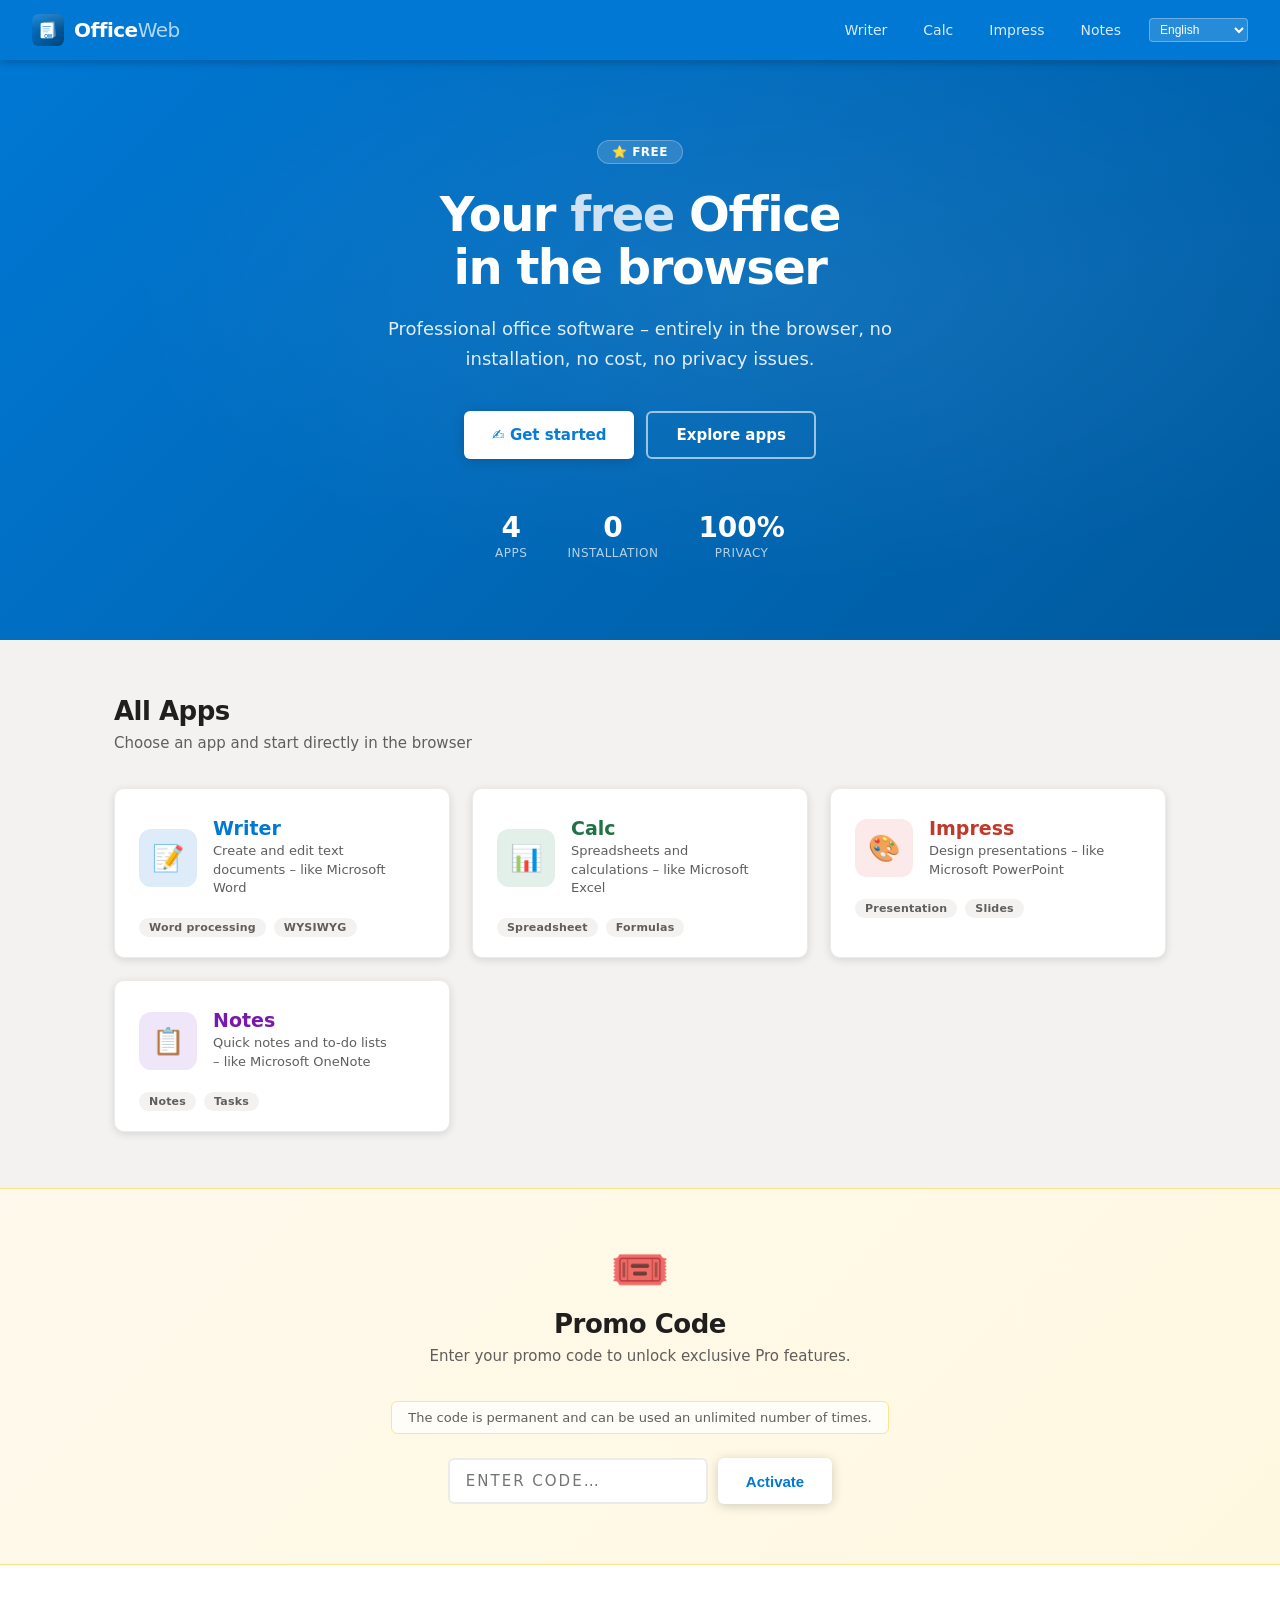
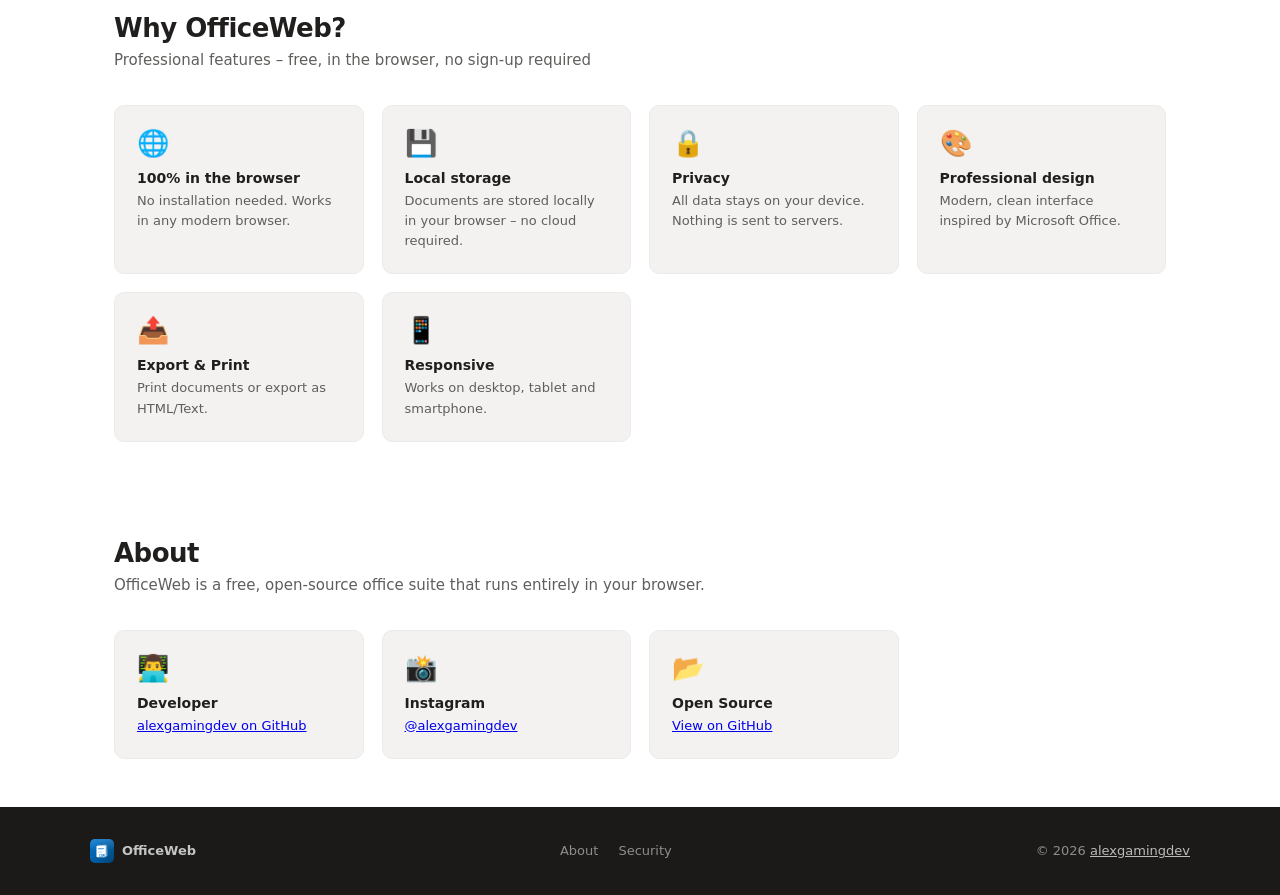
<file: index.html>
<!DOCTYPE html>
<html lang="en">
<head>
  <meta charset="UTF-8" />
  <meta name="viewport" content="width=device-width, initial-scale=1.0" />
  <title>OfficeWeb – Free Office in the Browser</title>
  <link rel="icon" href="logo.svg" type="image/svg+xml" />
  <link rel="stylesheet" href="css/common.css" />
  <link rel="stylesheet" href="css/index.css" />
  <script type="application/ld+json">
  {
    "@context": "https://schema.org",
    "@type": "WebSite",
    "name": "OfficeWeb",
    "url": "https://officeweb.alexgamingdev.tech/",
    "description": "Free Office suite in the browser – no installation, no cost, no privacy issues.",
    "author": {
      "@type": "Person",
      "name": "alexgamingdev",
      "url": "https://github.com/alexgamingdev",
      "sameAs": [
        "https://github.com/alexgamingdev",
        "https://www.instagram.com/alexgamingdev/"
      ]
    }
  }
  </script>
</head>
<body>

<header class="header">
  <a href="index.html" class="header-logo">
    <img src="logo.svg" alt="OfficeWeb Logo" />
    <span class="header-logo-text">Office<span>Web</span></span>
  </a>
  <nav class="header-nav">
    <a href="/writer/" data-i18n="nav.writer">Writer</a>
    <a href="/calc/" data-i18n="nav.calc">Calc</a>
    <a href="/impress/" data-i18n="nav.impress">Impress</a>
    <a href="/notes/" data-i18n="nav.notes">Notes</a>
  </nav>

</header>

<section class="hero">
  <div class="hero-badge" data-i18n="hero.badge">⭐ Free</div>
  <h1 data-i18n="hero.title">Your <em>free</em> Office<br>in the browser</h1>
  <p data-i18n="hero.subtitle">Professional office software – entirely in the browser, no installation, no cost, no privacy issues.</p>
  <div class="hero-btns">
    <a href="/writer/" class="btn btn-primary" data-i18n="hero.start">✍️ Get started</a>
    <a href="#apps" class="btn btn-outline" data-i18n="hero.discover">Explore apps</a>
  </div>
  <div class="hero-stats">
    <div class="hero-stat"><div class="hero-stat-num">4</div><div class="hero-stat-label" data-i18n="stats.apps">Apps</div></div>
    <div class="hero-stat"><div class="hero-stat-num">0</div><div class="hero-stat-label" data-i18n="stats.noInstall">Installation</div></div>
    <div class="hero-stat"><div class="hero-stat-num">100%</div><div class="hero-stat-label" data-i18n="stats.privacy">Privacy</div></div>
  </div>
</section>

<main>
  <div class="section" id="apps">
    <div class="section-title" data-i18n="apps.title">All Apps</div>
    <div class="section-sub" data-i18n="apps.subtitle">Choose an app and start directly in the browser</div>
    <div class="apps-grid">

      <a href="/writer/" class="app-card">
        <div class="app-card-header">
          <div class="app-icon app-icon-writer">📝</div>
          <div>
            <div class="app-name" style="color:#0078d4">Writer</div>
            <div class="app-desc" data-i18n="apps.writer.desc">Create and edit text documents – like Microsoft Word</div>
          </div>
          <span class="app-card-arrow">→</span>
        </div>
        <div class="app-card-footer">
          <span class="tag" data-i18n="apps.writer.tag1">Word processing</span>
          <span class="tag" data-i18n="apps.writer.tag2">WYSIWYG</span>
        </div>
      </a>

      <a href="/calc/" class="app-card">
        <div class="app-card-header">
          <div class="app-icon app-icon-calc">📊</div>
          <div>
            <div class="app-name" style="color:#217346">Calc</div>
            <div class="app-desc" data-i18n="apps.calc.desc">Spreadsheets and calculations – like Microsoft Excel</div>
          </div>
          <span class="app-card-arrow">→</span>
        </div>
        <div class="app-card-footer">
          <span class="tag" data-i18n="apps.calc.tag1">Spreadsheet</span>
          <span class="tag" data-i18n="apps.calc.tag2">Formulas</span>
        </div>
      </a>

      <a href="/impress/" class="app-card">
        <div class="app-card-header">
          <div class="app-icon app-icon-impress">🎨</div>
          <div>
            <div class="app-name" style="color:#c0392b">Impress</div>
            <div class="app-desc" data-i18n="apps.impress.desc">Design presentations – like Microsoft PowerPoint</div>
          </div>
          <span class="app-card-arrow">→</span>
        </div>
        <div class="app-card-footer">
          <span class="tag" data-i18n="apps.impress.tag1">Presentation</span>
          <span class="tag" data-i18n="apps.impress.tag2">Slides</span>
        </div>
      </a>

      <a href="/notes/" class="app-card">
        <div class="app-card-header">
          <div class="app-icon app-icon-notes">📋</div>
          <div>
            <div class="app-name" style="color:#7719aa">Notes</div>
            <div class="app-desc" data-i18n="apps.notes.desc">Quick notes and to-do lists – like Microsoft OneNote</div>
          </div>
          <span class="app-card-arrow">→</span>
        </div>
        <div class="app-card-footer">
          <span class="tag" data-i18n="apps.notes.tag1">Notes</span>
          <span class="tag" data-i18n="apps.notes.tag2">Tasks</span>
        </div>
      </a>

    </div>
  </div>

  <!-- Promo Code Section -->
  <div class="promo-section">
    <div class="promo-inner">
      <div id="promo-form-wrap">
        <div class="promo-icon">🎟️</div>
        <div class="section-title" data-i18n="promo.title">Promo Code</div>
        <p class="section-sub" data-i18n="promo.subtitle">Enter your promo code to unlock exclusive Pro features.</p>
        <div class="promo-hint" data-i18n="promo.hint">The code is permanent and can be used an unlimited number of times.</div>
        <form class="promo-form" onsubmit="return promoSubmit(event)">
          <input id="promo-input" class="promo-input" type="text" data-i18n-placeholder="promo.placeholder" data-i18n-aria-label="promo.placeholder" placeholder="Enter code…" aria-label="Promo code" autocomplete="off" spellcheck="false" />
          <button type="submit" class="btn btn-primary" data-i18n="promo.btn">Activate</button>
        </form>
        <p class="promo-msg promo-msg-error" id="promo-error" style="display:none" data-i18n="promo.error">Invalid code. Please try again.</p>
      </div>
      <div id="promo-success-wrap" style="display:none">
        <div class="promo-icon">🎉</div>
        <div class="section-title promo-success-title" data-i18n="promo.successTitle">Pro features active!</div>
        <p class="section-sub" data-i18n="promo.successDesc">You have unlocked the full OfficeWeb Pro experience. Enjoy all features!</p>
        <button class="btn promo-deactivate-btn" onclick="promoDeactivate()" data-i18n="promo.deactivate">Deactivate</button>
      </div>
    </div>
  </div>

  <div class="section" style="background:var(--card-bg); max-width:100%; padding:48px 0;">
    <div style="max-width:1100px; margin:0 auto; padding:0 24px;">
      <div class="section-title" data-i18n="features.title">Why OfficeWeb?</div>
      <div class="section-sub" data-i18n="features.subtitle">Professional features – free, in the browser, no sign-up required</div>
      <div class="features-grid">
        <div class="feature-item">
          <div class="feature-icon">🌐</div>
          <div class="feature-title" data-i18n="features.browser.title">100% in the browser</div>
          <div class="feature-text" data-i18n="features.browser.text">No installation needed. Works in any modern browser.</div>
        </div>
        <div class="feature-item">
          <div class="feature-icon">💾</div>
          <div class="feature-title" data-i18n="features.storage.title">Local storage</div>
          <div class="feature-text" data-i18n="features.storage.text">Documents are stored locally in your browser – no cloud required.</div>
        </div>
        <div class="feature-item">
          <div class="feature-icon">🔒</div>
          <div class="feature-title" data-i18n="features.privacy.title">Privacy</div>
          <div class="feature-text" data-i18n="features.privacy.text">All data stays on your device. Nothing is sent to servers.</div>
        </div>
        <div class="feature-item">
          <div class="feature-icon">🎨</div>
          <div class="feature-title" data-i18n="features.design.title">Professional design</div>
          <div class="feature-text" data-i18n="features.design.text">Modern, clean interface inspired by Microsoft Office.</div>
        </div>
        <div class="feature-item">
          <div class="feature-icon">📤</div>
          <div class="feature-title" data-i18n="features.export.title">Export &amp; Print</div>
          <div class="feature-text" data-i18n="features.export.text">Print documents or export as HTML/Text.</div>
        </div>
        <div class="feature-item">
          <div class="feature-icon">📱</div>
          <div class="feature-title" data-i18n="features.responsive.title">Responsive</div>
          <div class="feature-text" data-i18n="features.responsive.text">Works on desktop, tablet and smartphone.</div>
        </div>
      </div>
    </div>
  </div>

</main>

<section class="section" id="about" style="background:var(--card-bg); max-width:100%; padding:48px 0;">
  <div style="max-width:1100px; margin:0 auto; padding:0 24px;">
    <div class="section-title" data-i18n="about.title">About</div>
    <div class="section-sub" data-i18n="about.subtitle">OfficeWeb is a free, open-source office suite that runs entirely in your browser.</div>
    <div class="features-grid" style="margin-top:32px;">
      <div class="feature-item">
        <div class="feature-icon">👨‍💻</div>
        <div class="feature-title" data-i18n="about.author.title">Developer</div>
        <div class="feature-text">
          <a href="https://github.com/alexgamingdev" target="_blank" rel="noopener" data-i18n="about.author.github">alexgamingdev on GitHub</a>
        </div>
      </div>
      <div class="feature-item">
        <div class="feature-icon">📸</div>
        <div class="feature-title" data-i18n="about.instagram.title">Instagram</div>
        <div class="feature-text">
          <a href="https://www.instagram.com/alexgamingdev/" target="_blank" rel="noopener">@alexgamingdev</a>
        </div>
      </div>
      <div class="feature-item">
        <div class="feature-icon">📂</div>
        <div class="feature-title" data-i18n="about.opensource.title">Open Source</div>
        <div class="feature-text">
          <a href="https://github.com/alexgamingdev/officeweb" target="_blank" rel="noopener" data-i18n="about.opensource.link">View on GitHub</a>
        </div>
      </div>
    </div>
  </div>
</section>

<footer>
  <div class="footer-inner">
    <a href="index.html" class="footer-brand">
      <img src="logo.svg" alt="OfficeWeb" />
      OfficeWeb
    </a>
    <div class="footer-links">
      <a href="#about" data-i18n="footer.about">About</a>
      <a href="./SECURITY.md" data-i18n="footer.security">Security</a>
    </div>
    <span>© 2026 <a href="https://github.com/alexgamingdev" target="_blank" rel="noopener" style="color:rgba(255,255,255,.7)">alexgamingdev</a></span>
  </div>
</footer>

<script src="js/promo.js"></script>
<script src="js/i18n.js"></script>
</body>
</html>
</file>
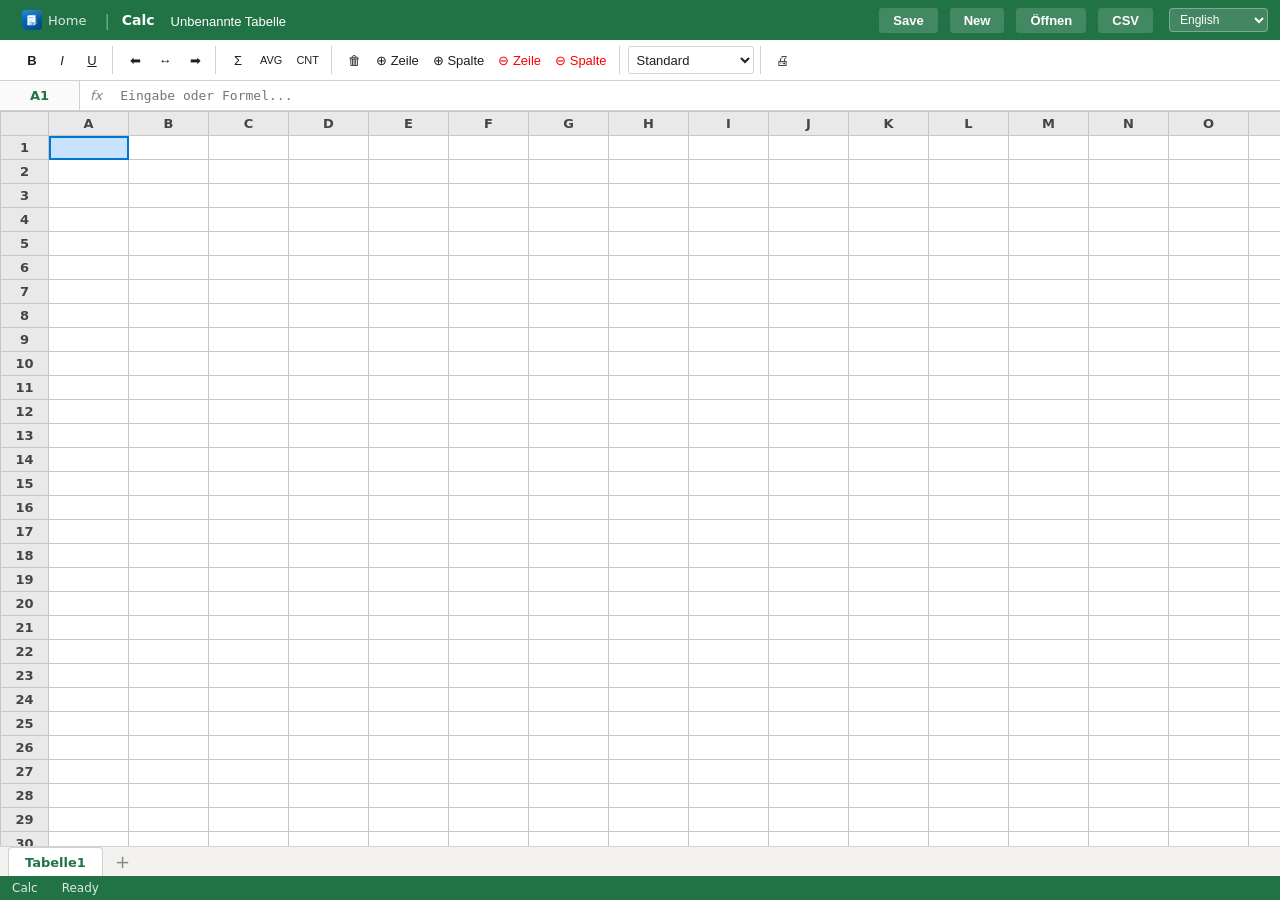
<file: calc/index.html>
<!DOCTYPE html>
<html lang="de">
<head>
  <meta charset="UTF-8" />
  <meta name="viewport" content="width=device-width, initial-scale=1.0" />
  <title>Calc – OfficeWeb</title>
  <link rel="icon" href="/logo.svg" type="image/svg+xml" />
  <link rel="stylesheet" href="/css/common.css" />
  <link rel="stylesheet" href="/css/calc.css" />
  <script type="application/ld+json">
  {
    "@context": "https://schema.org",
    "@type": "WebApplication",
    "name": "Calc – OfficeWeb",
    "url": "https://officeweb.alexgamingdev.tech/calc/",
    "description": "Spreadsheets and calculations in the browser – like Microsoft Excel.",
    "applicationCategory": "ProductivityApplication",
    "operatingSystem": "Any",
    "offers": {
      "@type": "Offer",
      "price": "0",
      "priceCurrency": "EUR"
    },
    "author": {
      "@type": "Person",
      "name": "alexgamingdev",
      "url": "https://github.com/alexgamingdev",
      "sameAs": [
        "https://github.com/alexgamingdev",
        "https://www.instagram.com/alexgamingdev/"
      ]
    }
  }
  </script>
</head>
<body>

<!-- Title bar -->
<div class="titlebar">
  <a href="/" class="titlebar-home">
    <img src="/logo.svg" alt="OfficeWeb" class="titlebar-logo" />
    <span data-i18n="common.home">Startseite</span>
  </a>
  <div style="color:rgba(255,255,255,.4)">|</div>
  <span class="titlebar-name" data-i18n="calc.appname">Calc</span>
  <div class="titlebar-file">
    <input type="text" id="docTitle" value="Unbenannte Tabelle" />
  </div>
  <button class="tb-btn" onclick="saveWorkbook()" data-i18n="common.save">Speichern</button>
  <button class="tb-btn" onclick="newWorkbook()" data-i18n="common.new">Neu</button>
  <button class="tb-btn" onclick="openWorkbook()">Öffnen</button>
  <button class="tb-btn" onclick="exportCSV()">CSV</button>
</div>

<!-- Ribbon -->
<div class="ribbon">
  <div class="ribbon-group">
    <button class="rb" onclick="applyCellFmt('bold')" id="btn-bold" title="Fett"><b>B</b></button>
    <button class="rb" onclick="applyCellFmt('italic')" id="btn-italic" title="Kursiv"><i>I</i></button>
    <button class="rb" onclick="applyCellFmt('underline')" id="btn-underline" title="Unterstrichen"><u>U</u></button>
  </div>
  <div class="ribbon-group">
    <button class="rb" onclick="setCellAlign('left')" title="Links">⬅</button>
    <button class="rb" onclick="setCellAlign('center')" title="Mitte">↔</button>
    <button class="rb" onclick="setCellAlign('right')" title="Rechts">➡</button>
  </div>
  <div class="ribbon-group">
    <button class="rb" onclick="insertFormulaSum()" title="SUMME einfügen">Σ</button>
    <button class="rb" onclick="insertFormulaAvg()" title="MITTELWERT einfügen" style="font-size:11px;">AVG</button>
    <button class="rb" onclick="insertFormulaCount()" title="ANZAHL einfügen" style="font-size:11px;">CNT</button>
  </div>
  <div class="ribbon-group">
    <button class="rb" onclick="clearCell()" title="Zelle leeren">🗑</button>
    <button class="rb" onclick="insertRow()" title="Zeile einfügen">⊕ Zeile</button>
    <button class="rb" onclick="insertCol()" title="Spalte einfügen">⊕ Spalte</button>
    <button class="rb" onclick="deleteRow()" title="Zeile löschen" style="color:red;">⊖ Zeile</button>
    <button class="rb" onclick="deleteCol()" title="Spalte löschen" style="color:red;">⊖ Spalte</button>
  </div>
  <div class="ribbon-group">
    <select class="rb-select" id="numFormat" onchange="applyNumFormat()" title="Zahlenformat">
      <option value="general">Standard</option>
      <option value="number">Zahl (2 Dezimal)</option>
      <option value="integer">Ganzzahl</option>
      <option value="currency">Währung (€)</option>
      <option value="percent">Prozent</option>
      <option value="date">Datum</option>
    </select>
  </div>
  <div class="ribbon-group">
    <button class="rb" onclick="window.print()" title="Drucken">🖨</button>
  </div>
</div>

<!-- Formula bar -->
<div class="formula-bar">
  <div class="cell-ref" id="cellRef">A1</div>
  <div class="fx-label">fx</div>
  <input type="text" class="formula-input" id="formulaInput" placeholder="Eingabe oder Formel..." onkeydown="formulaKeyDown(event)" oninput="formulaChange()" />
</div>

<!-- Spreadsheet -->
<div class="sheet-wrapper">
  <div class="sheet-scroll" id="sheetScroll">
    <div class="grid-container" id="gridContainer">
      <table class="grid" id="grid"></table>
    </div>
    <input type="text" class="cell-edit-input" id="cellEditInput" />
  </div>
  <div class="sheet-tabs" id="sheetTabs">
    <div class="tab-add" onclick="addSheet()" title="Neues Tabellenblatt">+</div>
  </div>
</div>

<!-- Status bar -->
<div class="statusbar">
  <span data-i18n="calc.appname">Calc</span>
  <span id="statusMsg" data-i18n="common.ready">Bereit</span>
  <span id="selStats" style="margin-left:auto;"></span>
</div>

<!-- Modals -->
<div class="modal-overlay" id="openModal">
  <div class="modal">
    <h3>Arbeitsmappe öffnen</h3>
    <label>Gespeicherte Arbeitsmappen:</label>
    <select id="wbList" size="6" style="height:140px; margin-bottom:12px;"></select>
    <div class="modal-btns">
      <button onclick="closeModal('openModal')">Abbrechen</button>
      <button onclick="deleteSelectedWb()" style="color:red;">Löschen</button>
      <button class="btn-ok" onclick="loadSelectedWb()">Öffnen</button>
    </div>
  </div>
</div>
<script src="/js/i18n.js"></script>
<script src="/js/calc.js"></script>
</body>
</html>
</file>
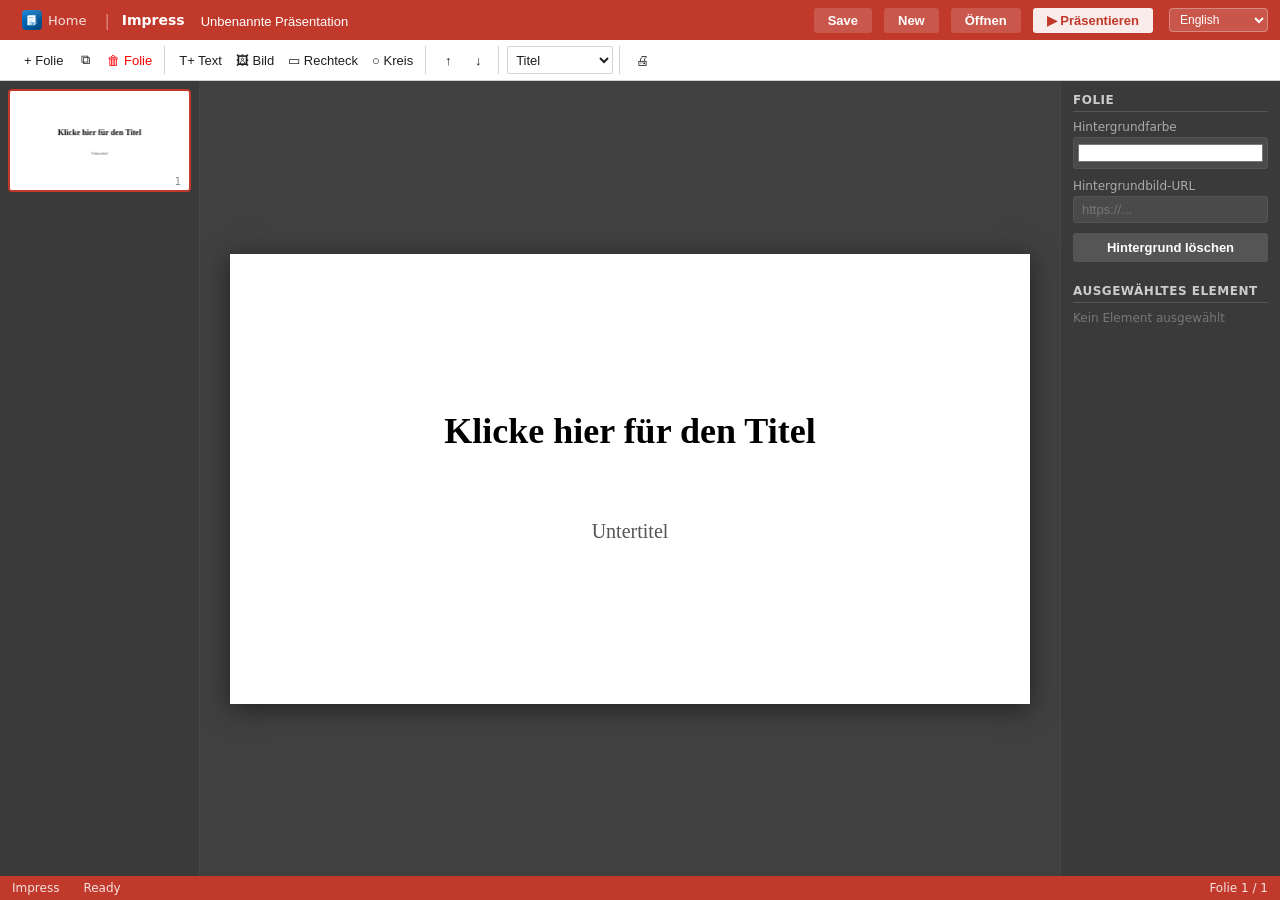
<file: impress/index.html>
<!DOCTYPE html>
<html lang="de">
<head>
  <meta charset="UTF-8" />
  <meta name="viewport" content="width=device-width, initial-scale=1.0" />
  <title>Impress – OfficeWeb</title>
  <link rel="icon" href="/logo.svg" type="image/svg+xml" />
  <link rel="stylesheet" href="/css/common.css" />
  <link rel="stylesheet" href="/css/impress.css" />
  <script type="application/ld+json">
  {
    "@context": "https://schema.org",
    "@type": "WebApplication",
    "name": "Impress – OfficeWeb",
    "url": "https://officeweb.alexgamingdev.tech/impress/",
    "description": "Design presentations in the browser – like Microsoft PowerPoint.",
    "applicationCategory": "ProductivityApplication",
    "operatingSystem": "Any",
    "offers": {
      "@type": "Offer",
      "price": "0",
      "priceCurrency": "EUR"
    },
    "author": {
      "@type": "Person",
      "name": "alexgamingdev",
      "url": "https://github.com/alexgamingdev",
      "sameAs": [
        "https://github.com/alexgamingdev",
        "https://www.instagram.com/alexgamingdev/"
      ]
    }
  }
  </script>
</head>
<body>

<!-- Title bar -->
<div class="titlebar">
  <a href="/" class="titlebar-home">
    <img src="/logo.svg" alt="OfficeWeb" class="titlebar-logo" />
    <span data-i18n="common.home">Startseite</span>
  </a>
  <div style="color:rgba(255,255,255,.4)">|</div>
  <span class="titlebar-name" data-i18n="impress.appname">Impress</span>
  <div class="titlebar-file">
    <input type="text" id="docTitle" value="Unbenannte Präsentation" />
  </div>
  <button class="tb-btn" onclick="savePresentation()" data-i18n="common.save">Speichern</button>
  <button class="tb-btn" onclick="newPresentation()" data-i18n="common.new">Neu</button>
  <button class="tb-btn" onclick="openPresentation()">Öffnen</button>
  <button class="tb-btn tb-btn-present" onclick="startPresent()">▶ Präsentieren</button>
</div>

<!-- Ribbon -->
<div class="ribbon">
  <div class="ribbon-group">
    <button class="rb" onclick="addSlide()" title="Neue Folie">+ Folie</button>
    <button class="rb" onclick="duplicateSlide()" title="Folie duplizieren">⧉</button>
    <button class="rb" onclick="deleteCurrentSlide()" title="Folie löschen" style="color:red;">🗑 Folie</button>
  </div>
  <div class="ribbon-group">
    <button class="rb" onclick="addTextElement()" title="Textfeld hinzufügen">T+ Text</button>
    <button class="rb" onclick="addImageElement()" title="Bild hinzufügen">🖼 Bild</button>
    <button class="rb" onclick="addShapeRect()" title="Rechteck">▭ Rechteck</button>
    <button class="rb" onclick="addShapeCircle()" title="Kreis">○ Kreis</button>
  </div>
  <div class="ribbon-group">
    <button class="rb" onclick="moveSlideUp()" title="Folie nach oben">↑</button>
    <button class="rb" onclick="moveSlideDown()" title="Folie nach unten">↓</button>
  </div>
  <div class="ribbon-group">
    <select class="rb-select" id="layoutSelect" onchange="applyLayout()" title="Layout">
      <option value="blank">Leer</option>
      <option value="title" selected>Titel</option>
      <option value="content">Inhalt</option>
      <option value="two-col">Zwei Spalten</option>
    </select>
  </div>
  <div class="ribbon-group">
    <button class="rb" onclick="window.print()" title="Drucken">🖨</button>
  </div>
</div>

<!-- Main layout -->
<div class="main-layout">

  <!-- Slide thumbnail panel -->
  <div class="slide-panel" id="slidePanel"></div>

  <!-- Edit canvas -->
  <div class="edit-area" id="editArea">
    <div class="slide-canvas-wrap" id="canvasWrap">
      <div class="slide-canvas" id="slideCanvas"></div>
    </div>
  </div>

  <!-- Properties panel -->
  <div class="props-panel">
    <h4>Folie</h4>
    <div class="prop-row">
      <label>Hintergrundfarbe</label>
      <input type="color" id="slideBgColor" value="#ffffff" oninput="setSlideBackground()" />
    </div>
    <div class="prop-row">
      <label>Hintergrundbild-URL</label>
      <input type="text" id="slideBgImg" placeholder="https://..." oninput="setSlideBackground()" />
    </div>
    <button class="prop-btn prop-btn-secondary" onclick="clearSlideBg()">Hintergrund löschen</button>

    <h4 style="margin-top:16px;">Ausgewähltes Element</h4>
    <div id="elProps">
      <p style="color:#777; font-size:12px;">Kein Element ausgewählt</p>
    </div>
  </div>
</div>

<!-- Status bar -->
<div class="statusbar">
  <span data-i18n="impress.appname">Impress</span>
  <span id="statusMsg" data-i18n="common.ready">Bereit</span>
  <span id="slideCounter" style="margin-left:auto;"></span>
</div>

<!-- Present mode overlay -->
<div class="present-overlay" id="presentOverlay">
  <div class="present-exit" onclick="endPresent()">✕ Beenden (Esc)</div>
  <div class="present-counter" id="presentCounter"></div>
  <div class="present-slide" id="presentSlide"></div>
  <div class="present-nav">
    <button onclick="prevPresentSlide()">← Zurück</button>
    <button onclick="nextPresentSlide()">Weiter →</button>
  </div>
</div>

<!-- Modals -->
<div class="modal-overlay" id="imgElModal">
  <div class="modal">
    <h3>Bild einfügen</h3>
    <label>Bild-URL</label>
    <input type="url" id="imgElURL" placeholder="https://..." />
    <label>Oder Datei:</label>
    <input type="file" id="imgElFile" accept="image/*" onchange="handleImgElFile()" style="border:none; padding:0;" />
    <div class="modal-btns">
      <button onclick="closeModal('imgElModal')">Abbrechen</button>
      <button class="btn-ok" onclick="doAddImageElement()">Einfügen</button>
    </div>
  </div>
</div>

<div class="modal-overlay" id="openModal">
  <div class="modal">
    <h3>Präsentation öffnen</h3>
    <label>Gespeicherte Präsentationen:</label>
    <select id="pressList" size="6" style="height:140px; margin-bottom:12px;"></select>
    <div class="modal-btns">
      <button onclick="closeModal('openModal')">Abbrechen</button>
      <button onclick="deleteSelectedPres()" style="color:red;">Löschen</button>
      <button class="btn-ok" onclick="loadSelectedPres()">Öffnen</button>
    </div>
  </div>
</div>
<script src="/js/i18n.js"></script>
<script src="/js/impress.js"></script>
</body>
</html>
</file>
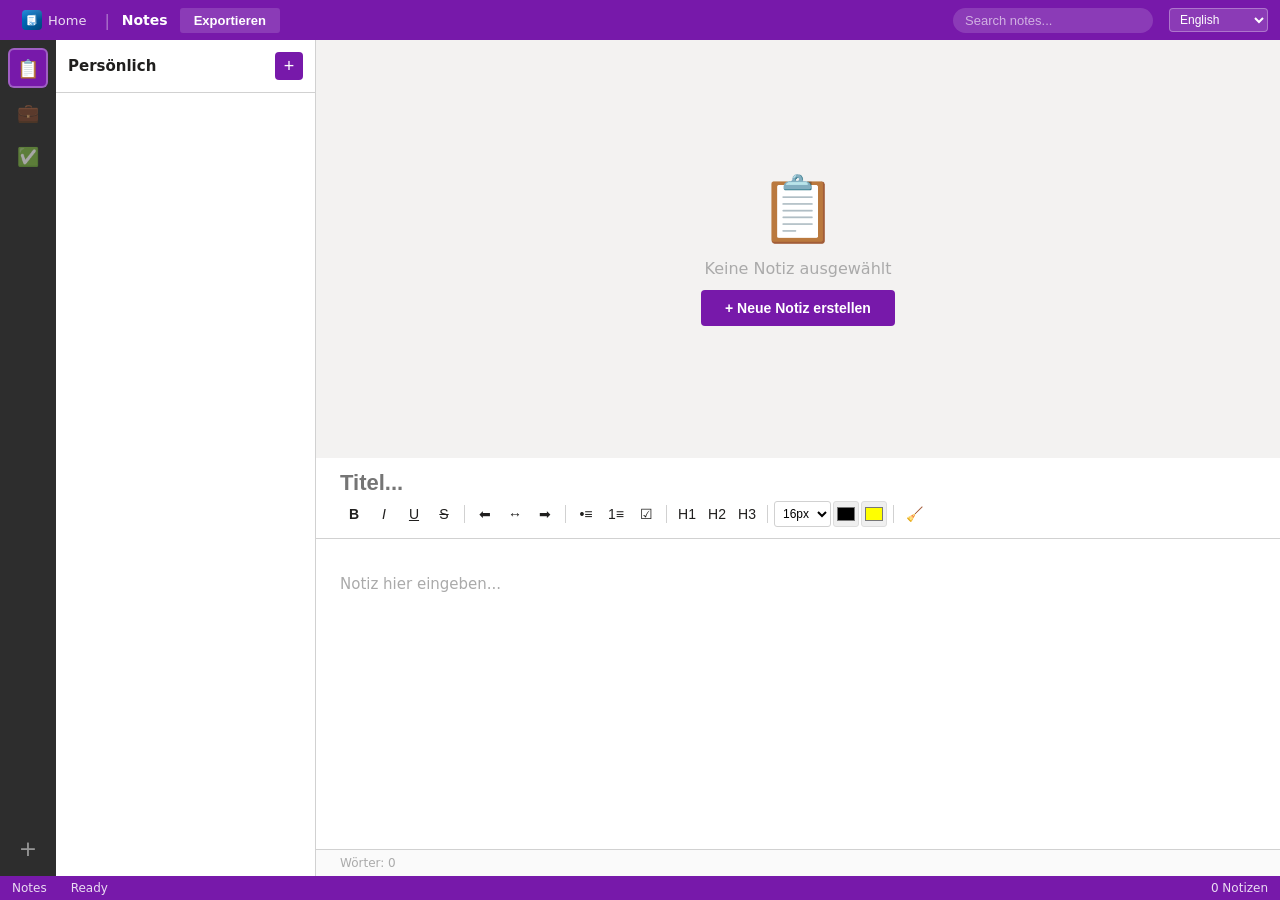
<file: notes/index.html>
<!DOCTYPE html>
<html lang="de">
<head>
  <meta charset="UTF-8" />
  <meta name="viewport" content="width=device-width, initial-scale=1.0" />
  <title>Notes – OfficeWeb</title>
  <link rel="icon" href="/logo.svg" type="image/svg+xml" />
  <link rel="stylesheet" href="/css/common.css" />
  <link rel="stylesheet" href="/css/notes.css" />
  <script type="application/ld+json">
  {
    "@context": "https://schema.org",
    "@type": "WebApplication",
    "name": "Notes – OfficeWeb",
    "url": "https://officeweb.alexgamingdev.tech/notes/",
    "description": "Quick notes and to-do lists in the browser – like Microsoft OneNote.",
    "applicationCategory": "ProductivityApplication",
    "operatingSystem": "Any",
    "offers": {
      "@type": "Offer",
      "price": "0",
      "priceCurrency": "EUR"
    },
    "author": {
      "@type": "Person",
      "name": "alexgamingdev",
      "url": "https://github.com/alexgamingdev",
      "sameAs": [
        "https://github.com/alexgamingdev",
        "https://www.instagram.com/alexgamingdev/"
      ]
    }
  }
  </script>
</head>
<body>

<!-- Title bar -->
<div class="titlebar">
  <a href="/" class="titlebar-home">
    <img src="/logo.svg" alt="OfficeWeb" class="titlebar-logo" />
    <span data-i18n="common.home">Startseite</span>
  </a>
  <div style="color:rgba(255,255,255,.4)">|</div>
  <span class="titlebar-name" data-i18n="notes.appname">Notes</span>
  <button class="tb-btn" onclick="exportNote()">Exportieren</button>
  <input type="text" class="search-input" id="searchInput" placeholder="Notizen suchen..." data-i18n-placeholder="notes.search" oninput="filterNotes()" />
</div>

<!-- Main layout -->
<div class="main-layout">

  <!-- Sections -->
  <div class="sections-bar" id="sectionsBar">
    <!-- generated dynamically -->
  </div>

  <!-- Notes list -->
  <div class="notes-list">
    <div class="notes-list-header">
      <h3 id="sectionTitle">Notizen</h3>
      <button class="list-add-btn" onclick="newNote()" title="Neue Notiz">+</button>
    </div>
    <div class="notes-items" id="noteItems"></div>
  </div>

  <!-- Note editor -->
  <div class="note-editor" id="noteEditor">
    <div class="empty-state" id="emptyState">
      <div class="icon">📋</div>
      <p>Keine Notiz ausgewählt</p>
      <button onclick="newNote()">+ Neue Notiz erstellen</button>
    </div>
    <div id="editorPane" style="display:none; flex:1; display:flex; flex-direction:column; overflow:hidden;">
      <div class="note-editor-top">
        <input type="text" class="note-title-input" id="noteTitleInput" placeholder="Titel..." oninput="saveCurrentNote()" />
        <div class="note-toolbar">
          <button class="nb" onclick="nfmt('bold')" title="Fett"><b>B</b></button>
          <button class="nb" onclick="nfmt('italic')" title="Kursiv"><i>I</i></button>
          <button class="nb" onclick="nfmt('underline')" title="Unterstrichen"><u>U</u></button>
          <button class="nb" onclick="nfmt('strikeThrough')" title="Durchgestrichen"><s>S</s></button>
          <div class="nb-sep"></div>
          <button class="nb" onclick="nfmt('justifyLeft')" title="Links">⬅</button>
          <button class="nb" onclick="nfmt('justifyCenter')" title="Mitte">↔</button>
          <button class="nb" onclick="nfmt('justifyRight')" title="Rechts">➡</button>
          <div class="nb-sep"></div>
          <button class="nb" onclick="nfmt('insertUnorderedList')" title="Aufzählung">•≡</button>
          <button class="nb" onclick="nfmt('insertOrderedList')" title="Nummernliste">1≡</button>
          <button class="nb" onclick="insertCheckbox()" title="Aufgabe">☑</button>
          <div class="nb-sep"></div>
          <button class="nb" onclick="insertNoteHeading(1)">H1</button>
          <button class="nb" onclick="insertNoteHeading(2)">H2</button>
          <button class="nb" onclick="insertNoteHeading(3)">H3</button>
          <div class="nb-sep"></div>
          <select class="nb-select" id="noteFontSize" onchange="setNoteFont()">
            <option value="3">12px</option>
            <option value="4">14px</option>
            <option value="5" selected>16px</option>
            <option value="6">20px</option>
            <option value="7">28px</option>
          </select>
          <input type="color" id="noteTextColor" value="#000000" onchange="setNoteTextColor()" title="Textfarbe" style="width:26px; height:26px; padding:1px; border-radius:3px; border:1px solid #ddd; cursor:pointer;" />
          <input type="color" id="noteHilite" value="#ffff00" onchange="setNoteHilite()" title="Hervorheben" style="width:26px; height:26px; padding:1px; border-radius:3px; border:1px solid #ddd; cursor:pointer;" />
          <div class="nb-sep"></div>
          <button class="nb" onclick="document.execCommand('removeFormat')" title="Formatierung löschen">🧹</button>
        </div>
      </div>
      <div class="note-tags" id="noteTags"></div>
      <div class="note-body" id="noteBody" contenteditable="true" spellcheck="true" oninput="saveCurrentNote()"></div>
      <div class="note-meta">
        <span id="noteWordCount">Wörter: 0</span>
        <span id="noteModified"></span>
      </div>
    </div>
  </div>

</div>

<!-- Status bar -->
<div class="statusbar">
  <span data-i18n="notes.appname">Notes</span>
  <span id="statusMsg" data-i18n="common.ready">Bereit</span>
  <span id="noteCount" style="margin-left:auto;"></span>
</div>
<script src="/js/i18n.js"></script>
<script src="/js/notes.js"></script>
</body>
</html>
</file>
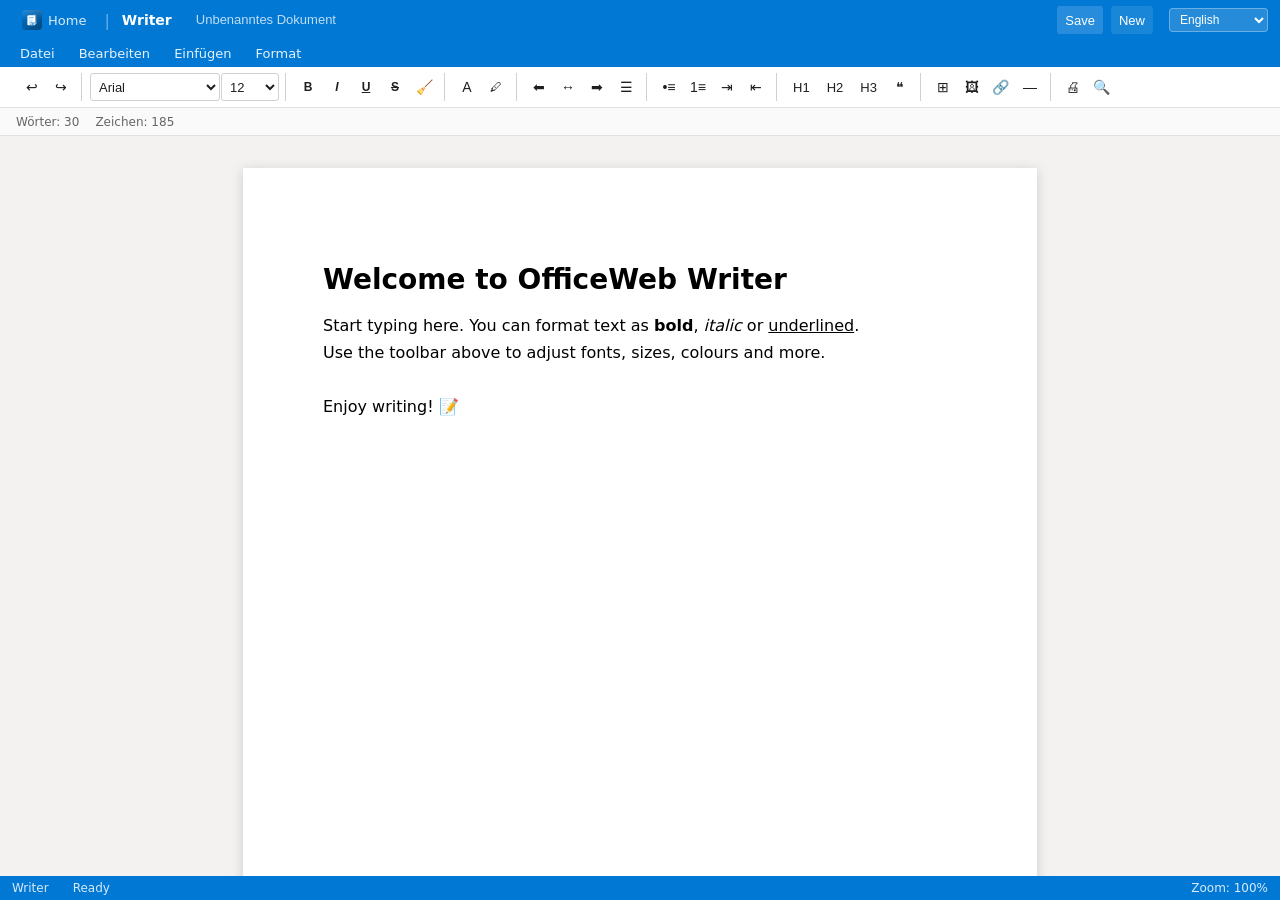
<file: writer/index.html>
<!DOCTYPE html>
<html lang="de">
<head>
  <meta charset="UTF-8" />
  <meta name="viewport" content="width=device-width, initial-scale=1.0" />
  <title>Writer – OfficeWeb</title>
  <link rel="icon" href="/logo.svg" type="image/svg+xml" />
  <link rel="stylesheet" href="/css/common.css" />
  <link rel="stylesheet" href="/css/writer.css" />
  <script type="application/ld+json">
  {
    "@context": "https://schema.org",
    "@type": "WebApplication",
    "name": "Writer – OfficeWeb",
    "url": "https://officeweb.alexgamingdev.tech/writer/",
    "description": "Create and edit text documents in the browser – like Microsoft Word.",
    "applicationCategory": "ProductivityApplication",
    "operatingSystem": "Any",
    "offers": {
      "@type": "Offer",
      "price": "0",
      "priceCurrency": "EUR"
    },
    "author": {
      "@type": "Person",
      "name": "alexgamingdev",
      "url": "https://github.com/alexgamingdev",
      "sameAs": [
        "https://github.com/alexgamingdev",
        "https://www.instagram.com/alexgamingdev/"
      ]
    }
  }
  </script>
</head>
<body>

<!-- Title bar -->
<div class="titlebar">
  <a href="/" class="titlebar-home">
    <img src="/logo.svg" alt="OfficeWeb" class="titlebar-logo" />
    <span data-i18n="common.home">Startseite</span>
  </a>
  <div style="color:rgba(255,255,255,.4)">|</div>
  <span class="titlebar-name" data-i18n="writer.appname">Writer</span>
  <div class="titlebar-file">
    <input type="text" id="docTitle" value="Unbenanntes Dokument" placeholder="Dateiname..." />
  </div>
  <button class="rb rb-wide" onclick="saveDoc()" title="Speichern" style="color:#fff; background:rgba(255,255,255,.15);" data-i18n="common.save">Speichern</button>
  <button class="rb rb-wide" onclick="newDoc()" title="Neu" style="color:#fff; background:rgba(255,255,255,.1);" data-i18n="common.new">Neu</button>
</div>

<!-- Menu bar -->
<div class="menubar" id="menubar">
  <div class="menu-item" onclick="toggleMenu(this)">Datei
    <div class="dropdown">
      <div class="dropdown-item" onclick="newDoc()">📄 Neues Dokument <kbd>Strg+N</kbd></div>
      <div class="dropdown-item" onclick="openDoc()">📂 Öffnen... <kbd>Strg+O</kbd></div>
      <div class="dropdown-item" onclick="saveDoc()">💾 Speichern <kbd>Strg+S</kbd></div>
      <div class="dropdown-item" onclick="saveAsHTML()">📥 Als HTML exportieren</div>
      <div class="dropdown-item" onclick="saveAsTxt()">📄 Als Text exportieren</div>
      <hr class="dropdown-sep">
      <div class="dropdown-item" onclick="window.print()">🖨️ Drucken <kbd>Strg+P</kbd></div>
    </div>
  </div>
  <div class="menu-item" onclick="toggleMenu(this)">Bearbeiten
    <div class="dropdown">
      <div class="dropdown-item" onclick="document.execCommand('undo')">↩️ Rückgängig <kbd>Strg+Z</kbd></div>
      <div class="dropdown-item" onclick="document.execCommand('redo')">↪️ Wiederholen <kbd>Strg+Y</kbd></div>
      <hr class="dropdown-sep">
      <div class="dropdown-item" onclick="document.execCommand('cut')">✂️ Ausschneiden <kbd>Strg+X</kbd></div>
      <div class="dropdown-item" onclick="document.execCommand('copy')">📋 Kopieren <kbd>Strg+C</kbd></div>
      <div class="dropdown-item" onclick="document.execCommand('paste')">📌 Einfügen <kbd>Strg+V</kbd></div>
      <hr class="dropdown-sep">
      <div class="dropdown-item" onclick="document.execCommand('selectAll')">🔲 Alles auswählen <kbd>Strg+A</kbd></div>
      <div class="dropdown-item" onclick="openFindReplace()">🔍 Suchen & Ersetzen <kbd>Strg+H</kbd></div>
    </div>
  </div>
  <div class="menu-item" onclick="toggleMenu(this)">Einfügen
    <div class="dropdown">
      <div class="dropdown-item" onclick="insertTable()">📊 Tabelle</div>
      <div class="dropdown-item" onclick="insertImage()">🖼️ Bild</div>
      <div class="dropdown-item" onclick="insertLink()">🔗 Link</div>
      <div class="dropdown-item" onclick="insertHR()">➖ Trennlinie</div>
      <div class="dropdown-item" onclick="insertPageBreak()">📃 Seitenumbruch</div>
    </div>
  </div>
  <div class="menu-item" onclick="toggleMenu(this)">Format
    <div class="dropdown">
      <div class="dropdown-item" onclick="document.execCommand('bold')"><b>F</b> Fett <kbd>Strg+B</kbd></div>
      <div class="dropdown-item" onclick="document.execCommand('italic')"><i>K</i> Kursiv <kbd>Strg+I</kbd></div>
      <div class="dropdown-item" onclick="document.execCommand('underline')"><u>U</u> Unterstreichen <kbd>Strg+U</kbd></div>
      <hr class="dropdown-sep">
      <div class="dropdown-item" onclick="clearFormatting()">🧹 Formatierung löschen</div>
    </div>
  </div>
</div>

<!-- Ribbon -->
<div class="ribbon">
  <!-- Undo/Redo -->
  <div class="ribbon-group">
    <button class="rb" onclick="document.execCommand('undo')" title="Rückgängig">↩</button>
    <button class="rb" onclick="document.execCommand('redo')" title="Wiederholen">↪</button>
  </div>
  <!-- Font -->
  <div class="ribbon-group">
    <select class="rb-select" id="fontFamily" onchange="execFont()" style="width:130px;" title="Schriftart">
      <option>Arial</option>
      <option>Georgia</option>
      <option>Times New Roman</option>
      <option>Courier New</option>
      <option>Verdana</option>
      <option>Trebuchet MS</option>
      <option>Impact</option>
      <option>Comic Sans MS</option>
    </select>
    <select class="rb-select" id="fontSize" onchange="execFontSize()" style="width:58px;" title="Schriftgröße">
      <option value="1">8</option>
      <option value="2">10</option>
      <option value="3" selected>12</option>
      <option value="4">14</option>
      <option value="5">18</option>
      <option value="6">24</option>
      <option value="7">36</option>
    </select>
  </div>
  <!-- Text formatting -->
  <div class="ribbon-group">
    <button class="rb rb-label" onclick="fmt('bold')" title="Fett (Strg+B)" id="btn-bold"><b>B</b></button>
    <button class="rb rb-label" onclick="fmt('italic')" title="Kursiv (Strg+I)" id="btn-italic"><i>I</i></button>
    <button class="rb rb-label" onclick="fmt('underline')" title="Unterstrichen (Strg+U)" id="btn-underline"><u>U</u></button>
    <button class="rb rb-label" onclick="fmt('strikeThrough')" title="Durchgestrichen" id="btn-strikeThrough"><s>S</s></button>
    <button class="rb" onclick="clearFormatting()" title="Formatierung löschen">🧹</button>
  </div>
  <!-- Colors -->
  <div class="ribbon-group">
    <button class="rb color-btn" title="Textfarbe">A<input type="color" id="textColor" value="#000000" onchange="applyTextColor()" /></button>
    <button class="rb color-btn" title="Hervorhebungsfarbe" style="font-size:12px;">🖊<input type="color" id="hiliteColor" value="#ffff00" onchange="applyHilite()" /></button>
  </div>
  <!-- Alignment -->
  <div class="ribbon-group">
    <button class="rb" onclick="fmt('justifyLeft')" title="Linksbündig" id="btn-justifyLeft">⬅</button>
    <button class="rb" onclick="fmt('justifyCenter')" title="Zentriert" id="btn-justifyCenter">↔</button>
    <button class="rb" onclick="fmt('justifyRight')" title="Rechtsbündig" id="btn-justifyRight">➡</button>
    <button class="rb" onclick="fmt('justifyFull')" title="Blocksatz" id="btn-justifyFull">☰</button>
  </div>
  <!-- Lists -->
  <div class="ribbon-group">
    <button class="rb" onclick="fmt('insertUnorderedList')" title="Aufzählung">•≡</button>
    <button class="rb" onclick="fmt('insertOrderedList')" title="Nummerierte Liste">1≡</button>
    <button class="rb" onclick="fmt('indent')" title="Einrücken">⇥</button>
    <button class="rb" onclick="fmt('outdent')" title="Ausrücken">⇤</button>
  </div>
  <!-- Headings -->
  <div class="ribbon-group">
    <button class="rb rb-wide" onclick="insertHeading(1)" title="Überschrift 1">H1</button>
    <button class="rb rb-wide" onclick="insertHeading(2)" title="Überschrift 2">H2</button>
    <button class="rb rb-wide" onclick="insertHeading(3)" title="Überschrift 3">H3</button>
    <button class="rb" onclick="insertBlockquote()" title="Zitat">❝</button>
  </div>
  <!-- Insert -->
  <div class="ribbon-group">
    <button class="rb" onclick="insertTable()" title="Tabelle einfügen">⊞</button>
    <button class="rb" onclick="insertImage()" title="Bild einfügen">🖼</button>
    <button class="rb" onclick="insertLink()" title="Link einfügen">🔗</button>
    <button class="rb" onclick="insertHR()" title="Trennlinie">—</button>
  </div>
  <!-- View -->
  <div class="ribbon-group">
    <button class="rb" onclick="window.print()" title="Drucken">🖨</button>
    <button class="rb" onclick="openFindReplace()" title="Suchen & Ersetzen">🔍</button>
  </div>
</div>

<!-- Info bar -->
<div class="infobar">
  <span id="wordCount">Wörter: 0</span>
  <span id="charCount">Zeichen: 0</span>
  <span id="selInfo"></span>
</div>

<!-- Editor area -->
<div class="editor-wrap">
  <div class="page" id="editor" contenteditable="true" spellcheck="true">
    <h1>Welcome to OfficeWeb Writer</h1>
    <p>Start typing here. You can format text as <b>bold</b>, <i>italic</i> or <u>underlined</u>.</p>
    <p>Use the toolbar above to adjust fonts, sizes, colours and more.</p>
    <br>
    <p>Enjoy writing! 📝</p>
  </div>
</div>

<!-- Status bar -->
<div class="statusbar">
  <span data-i18n="writer.appname">Writer</span>
  <span id="statusMsg" data-i18n="common.ready">Bereit</span>
  <span style="margin-left:auto;" id="zoomInfo">Zoom: 100%</span>
</div>

<!-- Modals -->
<div class="modal-overlay" id="tableModal">
  <div class="modal">
    <h3>Tabelle einfügen</h3>
    <label>Zeilen</label>
    <input type="number" id="tblRows" value="3" min="1" max="50" />
    <label>Spalten</label>
    <input type="number" id="tblCols" value="3" min="1" max="20" />
    <div class="modal-btns">
      <button onclick="closeModal('tableModal')">Abbrechen</button>
      <button class="btn-ok" onclick="doInsertTable()" data-i18n="writer.menu.insert">Einfügen</button>
    </div>
  </div>
</div>

<div class="modal-overlay" id="linkModal">
  <div class="modal">
    <h3>Link einfügen</h3>
    <label>URL</label>
    <input type="url" id="linkURL" value="https://" placeholder="https://..." />
    <label>Anzeigetext</label>
    <input type="text" id="linkText" placeholder="Linktext..." />
    <div class="modal-btns">
      <button onclick="closeModal('linkModal')">Abbrechen</button>
      <button class="btn-ok" onclick="doInsertLink()" data-i18n="writer.menu.insert">Einfügen</button>
    </div>
  </div>
</div>

<div class="modal-overlay" id="imgModal">
  <div class="modal">
    <h3>Bild einfügen</h3>
    <label>Bild-URL oder lokale Datei hochladen</label>
    <input type="url" id="imgURL" placeholder="https://..." />
    <label>Oder Datei wählen:</label>
    <input type="file" id="imgFile" accept="image/*" onchange="handleImgFile()" style="border:none; padding:0;" />
    <label>Alt-Text</label>
    <input type="text" id="imgAlt" placeholder="Bildbeschreibung..." />
    <div class="modal-btns">
      <button onclick="closeModal('imgModal')">Abbrechen</button>
      <button class="btn-ok" onclick="doInsertImage()" data-i18n="writer.menu.insert">Einfügen</button>
    </div>
  </div>
</div>

<div class="modal-overlay" id="findModal">
  <div class="modal">
    <h3>Suchen &amp; Ersetzen</h3>
    <label>Suchen</label>
    <input type="text" id="findText" placeholder="Suchbegriff..." />
    <label>Ersetzen durch</label>
    <input type="text" id="replaceText" placeholder="Ersetzen durch..." />
    <div class="modal-btns">
      <button onclick="closeModal('findModal')">Schließen</button>
      <button onclick="doFind()">Weitersuchen</button>
      <button class="btn-ok" onclick="doReplace()">Ersetzen</button>
      <button onclick="doReplaceAll()">Alle ersetzen</button>
    </div>
  </div>
</div>

<div class="modal-overlay" id="openModal">
  <div class="modal">
    <h3>Dokument öffnen</h3>
    <label>Gespeicherte Dokumente:</label>
    <select id="docList" size="6" style="width:100%; height:150px; margin-bottom:12px;"></select>
    <div class="modal-btns">
      <button onclick="closeModal('openModal')">Abbrechen</button>
      <button onclick="deleteSelectedDoc()" style="color:red;">Löschen</button>
      <button class="btn-ok" onclick="loadSelectedDoc()">Öffnen</button>
    </div>
  </div>
</div>
<script src="/js/i18n.js"></script>
<script src="/js/writer.js"></script>
</body>
</html>
</file>
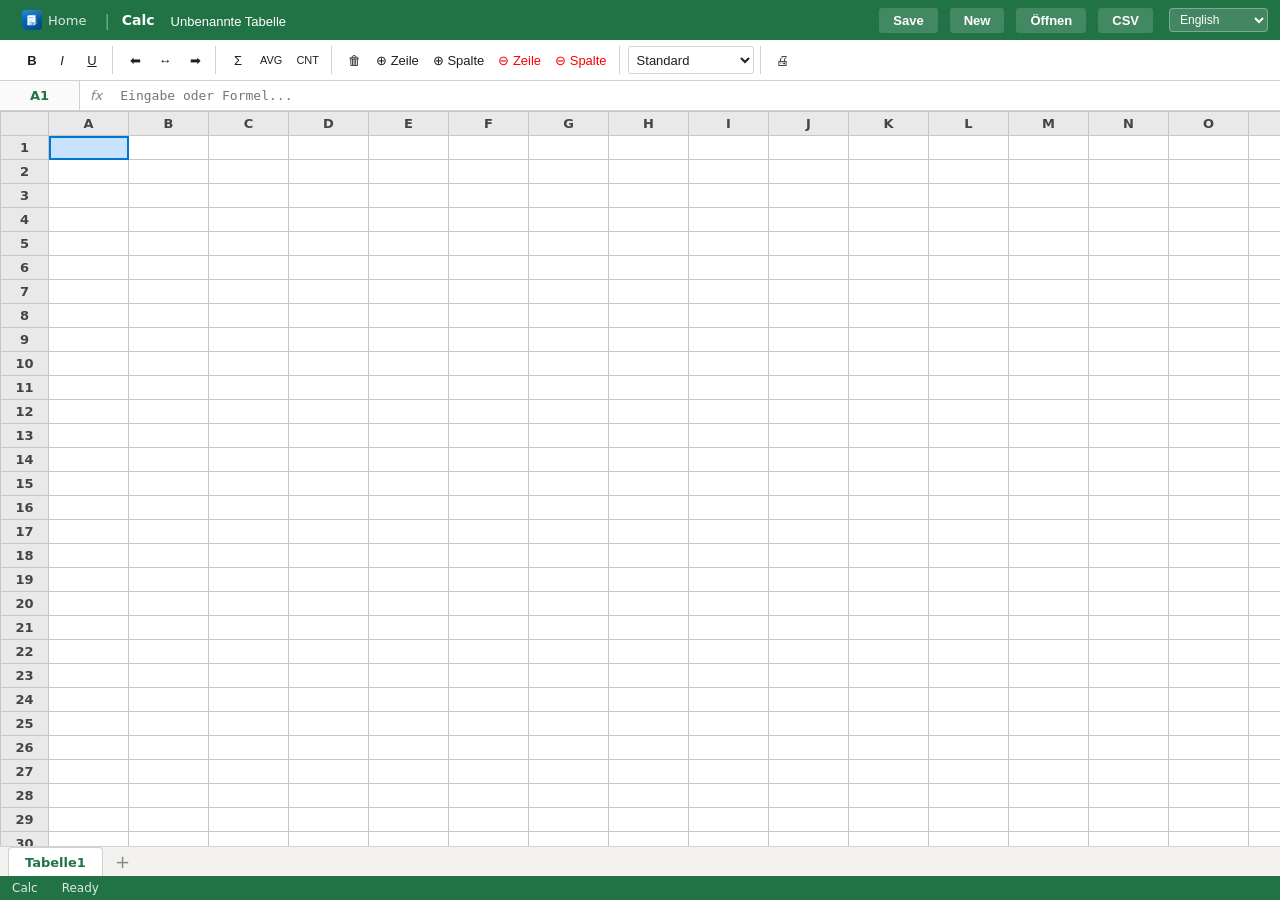
<file: calc.html>
<!DOCTYPE html>
<html lang="de">
<head>
  <meta charset="UTF-8" />
  <meta name="viewport" content="width=device-width, initial-scale=1.0" />
  <title>Calc – OfficeWeb</title>
  <link rel="icon" href="logo.svg" type="image/svg+xml" />
  <link rel="stylesheet" href="css/common.css" />
  <link rel="stylesheet" href="css/calc.css" />
</head>
<body>

<!-- Title bar -->
<div class="titlebar">
  <a href="index.html" class="titlebar-home">
    <img src="logo.svg" alt="OfficeWeb" class="titlebar-logo" />
    <span data-i18n="common.home">Startseite</span>
  </a>
  <div style="color:rgba(255,255,255,.4)">|</div>
  <span class="titlebar-name" data-i18n="calc.appname">Calc</span>
  <div class="titlebar-file">
    <input type="text" id="docTitle" value="Unbenannte Tabelle" />
  </div>
  <button class="tb-btn" onclick="saveWorkbook()" data-i18n="common.save">Speichern</button>
  <button class="tb-btn" onclick="newWorkbook()" data-i18n="common.new">Neu</button>
  <button class="tb-btn" onclick="openWorkbook()">Öffnen</button>
  <button class="tb-btn" onclick="exportCSV()">CSV</button>
</div>

<!-- Ribbon -->
<div class="ribbon">
  <div class="ribbon-group">
    <button class="rb" onclick="applyCellFmt('bold')" id="btn-bold" title="Fett"><b>B</b></button>
    <button class="rb" onclick="applyCellFmt('italic')" id="btn-italic" title="Kursiv"><i>I</i></button>
    <button class="rb" onclick="applyCellFmt('underline')" id="btn-underline" title="Unterstrichen"><u>U</u></button>
  </div>
  <div class="ribbon-group">
    <button class="rb" onclick="setCellAlign('left')" title="Links">⬅</button>
    <button class="rb" onclick="setCellAlign('center')" title="Mitte">↔</button>
    <button class="rb" onclick="setCellAlign('right')" title="Rechts">➡</button>
  </div>
  <div class="ribbon-group">
    <button class="rb" onclick="insertFormulaSum()" title="SUMME einfügen">Σ</button>
    <button class="rb" onclick="insertFormulaAvg()" title="MITTELWERT einfügen" style="font-size:11px;">AVG</button>
    <button class="rb" onclick="insertFormulaCount()" title="ANZAHL einfügen" style="font-size:11px;">CNT</button>
  </div>
  <div class="ribbon-group">
    <button class="rb" onclick="clearCell()" title="Zelle leeren">🗑</button>
    <button class="rb" onclick="insertRow()" title="Zeile einfügen">⊕ Zeile</button>
    <button class="rb" onclick="insertCol()" title="Spalte einfügen">⊕ Spalte</button>
    <button class="rb" onclick="deleteRow()" title="Zeile löschen" style="color:red;">⊖ Zeile</button>
    <button class="rb" onclick="deleteCol()" title="Spalte löschen" style="color:red;">⊖ Spalte</button>
  </div>
  <div class="ribbon-group">
    <select class="rb-select" id="numFormat" onchange="applyNumFormat()" title="Zahlenformat">
      <option value="general">Standard</option>
      <option value="number">Zahl (2 Dezimal)</option>
      <option value="integer">Ganzzahl</option>
      <option value="currency">Währung (€)</option>
      <option value="percent">Prozent</option>
      <option value="date">Datum</option>
    </select>
  </div>
  <div class="ribbon-group">
    <button class="rb" onclick="window.print()" title="Drucken">🖨</button>
  </div>
</div>

<!-- Formula bar -->
<div class="formula-bar">
  <div class="cell-ref" id="cellRef">A1</div>
  <div class="fx-label">fx</div>
  <input type="text" class="formula-input" id="formulaInput" placeholder="Eingabe oder Formel..." onkeydown="formulaKeyDown(event)" oninput="formulaChange()" />
</div>

<!-- Spreadsheet -->
<div class="sheet-wrapper">
  <div class="sheet-scroll" id="sheetScroll">
    <div class="grid-container" id="gridContainer">
      <table class="grid" id="grid"></table>
    </div>
    <input type="text" class="cell-edit-input" id="cellEditInput" />
  </div>
  <div class="sheet-tabs" id="sheetTabs">
    <div class="tab-add" onclick="addSheet()" title="Neues Tabellenblatt">+</div>
  </div>
</div>

<!-- Status bar -->
<div class="statusbar">
  <span data-i18n="calc.appname">Calc</span>
  <span id="statusMsg" data-i18n="common.ready">Bereit</span>
  <span id="selStats" style="margin-left:auto;"></span>
</div>

<!-- Modals -->
<div class="modal-overlay" id="openModal">
  <div class="modal">
    <h3>Arbeitsmappe öffnen</h3>
    <label>Gespeicherte Arbeitsmappen:</label>
    <select id="wbList" size="6" style="height:140px; margin-bottom:12px;"></select>
    <div class="modal-btns">
      <button onclick="closeModal('openModal')">Abbrechen</button>
      <button onclick="deleteSelectedWb()" style="color:red;">Löschen</button>
      <button class="btn-ok" onclick="loadSelectedWb()">Öffnen</button>
    </div>
  </div>
</div>
<script src="js/i18n.js"></script>
<script src="js/calc.js"></script>
</body>
</html>
</file>
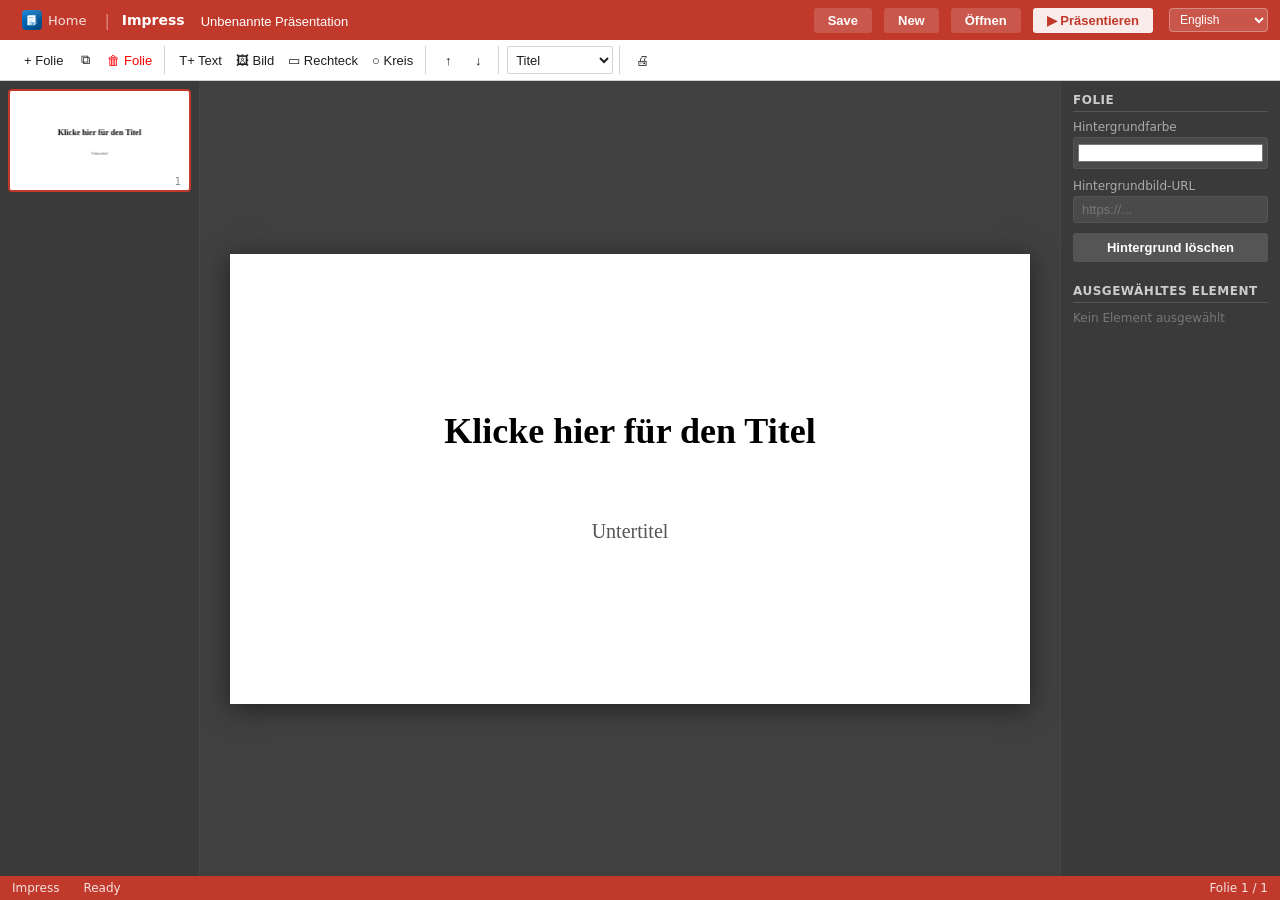
<file: impress.html>
<!DOCTYPE html>
<html lang="de">
<head>
  <meta charset="UTF-8" />
  <meta name="viewport" content="width=device-width, initial-scale=1.0" />
  <title>Impress – OfficeWeb</title>
  <link rel="icon" href="logo.svg" type="image/svg+xml" />
  <link rel="stylesheet" href="css/common.css" />
  <link rel="stylesheet" href="css/impress.css" />
</head>
<body>

<!-- Title bar -->
<div class="titlebar">
  <a href="index.html" class="titlebar-home">
    <img src="logo.svg" alt="OfficeWeb" class="titlebar-logo" />
    <span data-i18n="common.home">Startseite</span>
  </a>
  <div style="color:rgba(255,255,255,.4)">|</div>
  <span class="titlebar-name" data-i18n="impress.appname">Impress</span>
  <div class="titlebar-file">
    <input type="text" id="docTitle" value="Unbenannte Präsentation" />
  </div>
  <button class="tb-btn" onclick="savePresentation()" data-i18n="common.save">Speichern</button>
  <button class="tb-btn" onclick="newPresentation()" data-i18n="common.new">Neu</button>
  <button class="tb-btn" onclick="openPresentation()">Öffnen</button>
  <button class="tb-btn tb-btn-present" onclick="startPresent()">▶ Präsentieren</button>
</div>

<!-- Ribbon -->
<div class="ribbon">
  <div class="ribbon-group">
    <button class="rb" onclick="addSlide()" title="Neue Folie">+ Folie</button>
    <button class="rb" onclick="duplicateSlide()" title="Folie duplizieren">⧉</button>
    <button class="rb" onclick="deleteCurrentSlide()" title="Folie löschen" style="color:red;">🗑 Folie</button>
  </div>
  <div class="ribbon-group">
    <button class="rb" onclick="addTextElement()" title="Textfeld hinzufügen">T+ Text</button>
    <button class="rb" onclick="addImageElement()" title="Bild hinzufügen">🖼 Bild</button>
    <button class="rb" onclick="addShapeRect()" title="Rechteck">▭ Rechteck</button>
    <button class="rb" onclick="addShapeCircle()" title="Kreis">○ Kreis</button>
  </div>
  <div class="ribbon-group">
    <button class="rb" onclick="moveSlideUp()" title="Folie nach oben">↑</button>
    <button class="rb" onclick="moveSlideDown()" title="Folie nach unten">↓</button>
  </div>
  <div class="ribbon-group">
    <select class="rb-select" id="layoutSelect" onchange="applyLayout()" title="Layout">
      <option value="blank">Leer</option>
      <option value="title" selected>Titel</option>
      <option value="content">Inhalt</option>
      <option value="two-col">Zwei Spalten</option>
    </select>
  </div>
  <div class="ribbon-group">
    <button class="rb" onclick="window.print()" title="Drucken">🖨</button>
  </div>
</div>

<!-- Main layout -->
<div class="main-layout">

  <!-- Slide thumbnail panel -->
  <div class="slide-panel" id="slidePanel"></div>

  <!-- Edit canvas -->
  <div class="edit-area" id="editArea">
    <div class="slide-canvas-wrap" id="canvasWrap">
      <div class="slide-canvas" id="slideCanvas"></div>
    </div>
  </div>

  <!-- Properties panel -->
  <div class="props-panel">
    <h4>Folie</h4>
    <div class="prop-row">
      <label>Hintergrundfarbe</label>
      <input type="color" id="slideBgColor" value="#ffffff" oninput="setSlideBackground()" />
    </div>
    <div class="prop-row">
      <label>Hintergrundbild-URL</label>
      <input type="text" id="slideBgImg" placeholder="https://..." oninput="setSlideBackground()" />
    </div>
    <button class="prop-btn prop-btn-secondary" onclick="clearSlideBg()">Hintergrund löschen</button>

    <h4 style="margin-top:16px;">Ausgewähltes Element</h4>
    <div id="elProps">
      <p style="color:#777; font-size:12px;">Kein Element ausgewählt</p>
    </div>
  </div>
</div>

<!-- Status bar -->
<div class="statusbar">
  <span data-i18n="impress.appname">Impress</span>
  <span id="statusMsg" data-i18n="common.ready">Bereit</span>
  <span id="slideCounter" style="margin-left:auto;"></span>
</div>

<!-- Present mode overlay -->
<div class="present-overlay" id="presentOverlay">
  <div class="present-exit" onclick="endPresent()">✕ Beenden (Esc)</div>
  <div class="present-counter" id="presentCounter"></div>
  <div class="present-slide" id="presentSlide"></div>
  <div class="present-nav">
    <button onclick="prevPresentSlide()">← Zurück</button>
    <button onclick="nextPresentSlide()">Weiter →</button>
  </div>
</div>

<!-- Modals -->
<div class="modal-overlay" id="imgElModal">
  <div class="modal">
    <h3>Bild einfügen</h3>
    <label>Bild-URL</label>
    <input type="url" id="imgElURL" placeholder="https://..." />
    <label>Oder Datei:</label>
    <input type="file" id="imgElFile" accept="image/*" onchange="handleImgElFile()" style="border:none; padding:0;" />
    <div class="modal-btns">
      <button onclick="closeModal('imgElModal')">Abbrechen</button>
      <button class="btn-ok" onclick="doAddImageElement()">Einfügen</button>
    </div>
  </div>
</div>

<div class="modal-overlay" id="openModal">
  <div class="modal">
    <h3>Präsentation öffnen</h3>
    <label>Gespeicherte Präsentationen:</label>
    <select id="pressList" size="6" style="height:140px; margin-bottom:12px;"></select>
    <div class="modal-btns">
      <button onclick="closeModal('openModal')">Abbrechen</button>
      <button onclick="deleteSelectedPres()" style="color:red;">Löschen</button>
      <button class="btn-ok" onclick="loadSelectedPres()">Öffnen</button>
    </div>
  </div>
</div>
<script src="js/i18n.js"></script>
<script src="js/impress.js"></script>
</body>
</html>
</file>
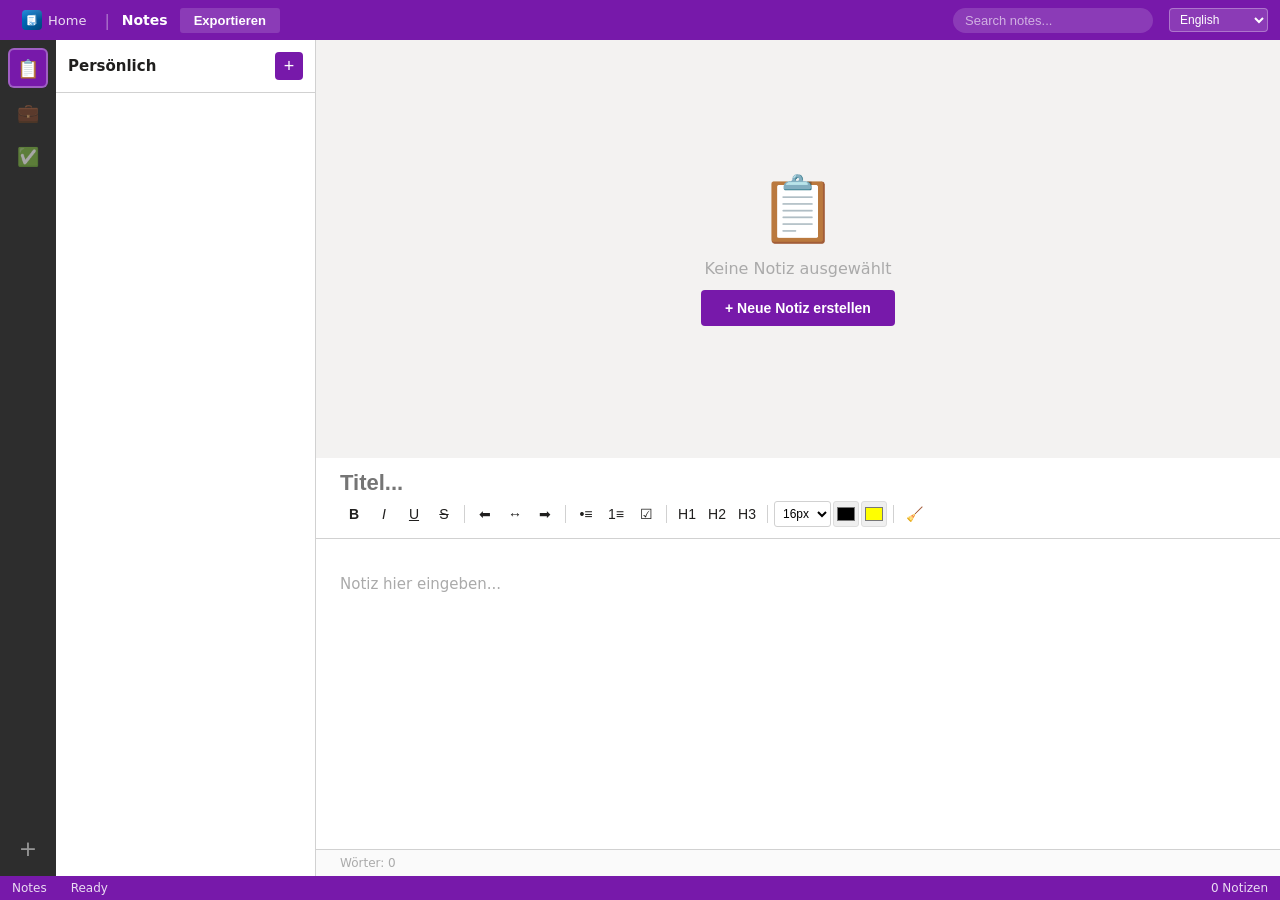
<file: notes.html>
<!DOCTYPE html>
<html lang="de">
<head>
  <meta charset="UTF-8" />
  <meta name="viewport" content="width=device-width, initial-scale=1.0" />
  <title>Notes – OfficeWeb</title>
  <link rel="icon" href="logo.svg" type="image/svg+xml" />
  <link rel="stylesheet" href="css/common.css" />
  <link rel="stylesheet" href="css/notes.css" />
</head>
<body>

<!-- Title bar -->
<div class="titlebar">
  <a href="index.html" class="titlebar-home">
    <img src="logo.svg" alt="OfficeWeb" class="titlebar-logo" />
    <span data-i18n="common.home">Startseite</span>
  </a>
  <div style="color:rgba(255,255,255,.4)">|</div>
  <span class="titlebar-name" data-i18n="notes.appname">Notes</span>
  <button class="tb-btn" onclick="exportNote()">Exportieren</button>
  <input type="text" class="search-input" id="searchInput" placeholder="Notizen suchen..." data-i18n-placeholder="notes.search" oninput="filterNotes()" />
</div>

<!-- Main layout -->
<div class="main-layout">

  <!-- Sections -->
  <div class="sections-bar" id="sectionsBar">
    <!-- generated dynamically -->
  </div>

  <!-- Notes list -->
  <div class="notes-list">
    <div class="notes-list-header">
      <h3 id="sectionTitle">Notizen</h3>
      <button class="list-add-btn" onclick="newNote()" title="Neue Notiz">+</button>
    </div>
    <div class="notes-items" id="noteItems"></div>
  </div>

  <!-- Note editor -->
  <div class="note-editor" id="noteEditor">
    <div class="empty-state" id="emptyState">
      <div class="icon">📋</div>
      <p>Keine Notiz ausgewählt</p>
      <button onclick="newNote()">+ Neue Notiz erstellen</button>
    </div>
    <div id="editorPane" style="display:none; flex:1; display:flex; flex-direction:column; overflow:hidden;">
      <div class="note-editor-top">
        <input type="text" class="note-title-input" id="noteTitleInput" placeholder="Titel..." oninput="saveCurrentNote()" />
        <div class="note-toolbar">
          <button class="nb" onclick="nfmt('bold')" title="Fett"><b>B</b></button>
          <button class="nb" onclick="nfmt('italic')" title="Kursiv"><i>I</i></button>
          <button class="nb" onclick="nfmt('underline')" title="Unterstrichen"><u>U</u></button>
          <button class="nb" onclick="nfmt('strikeThrough')" title="Durchgestrichen"><s>S</s></button>
          <div class="nb-sep"></div>
          <button class="nb" onclick="nfmt('justifyLeft')" title="Links">⬅</button>
          <button class="nb" onclick="nfmt('justifyCenter')" title="Mitte">↔</button>
          <button class="nb" onclick="nfmt('justifyRight')" title="Rechts">➡</button>
          <div class="nb-sep"></div>
          <button class="nb" onclick="nfmt('insertUnorderedList')" title="Aufzählung">•≡</button>
          <button class="nb" onclick="nfmt('insertOrderedList')" title="Nummernliste">1≡</button>
          <button class="nb" onclick="insertCheckbox()" title="Aufgabe">☑</button>
          <div class="nb-sep"></div>
          <button class="nb" onclick="insertNoteHeading(1)">H1</button>
          <button class="nb" onclick="insertNoteHeading(2)">H2</button>
          <button class="nb" onclick="insertNoteHeading(3)">H3</button>
          <div class="nb-sep"></div>
          <select class="nb-select" id="noteFontSize" onchange="setNoteFont()">
            <option value="3">12px</option>
            <option value="4">14px</option>
            <option value="5" selected>16px</option>
            <option value="6">20px</option>
            <option value="7">28px</option>
          </select>
          <input type="color" id="noteTextColor" value="#000000" onchange="setNoteTextColor()" title="Textfarbe" style="width:26px; height:26px; padding:1px; border-radius:3px; border:1px solid #ddd; cursor:pointer;" />
          <input type="color" id="noteHilite" value="#ffff00" onchange="setNoteHilite()" title="Hervorheben" style="width:26px; height:26px; padding:1px; border-radius:3px; border:1px solid #ddd; cursor:pointer;" />
          <div class="nb-sep"></div>
          <button class="nb" onclick="document.execCommand('removeFormat')" title="Formatierung löschen">🧹</button>
        </div>
      </div>
      <div class="note-tags" id="noteTags"></div>
      <div class="note-body" id="noteBody" contenteditable="true" spellcheck="true" oninput="saveCurrentNote()"></div>
      <div class="note-meta">
        <span id="noteWordCount">Wörter: 0</span>
        <span id="noteModified"></span>
      </div>
    </div>
  </div>

</div>

<!-- Status bar -->
<div class="statusbar">
  <span data-i18n="notes.appname">Notes</span>
  <span id="statusMsg" data-i18n="common.ready">Bereit</span>
  <span id="noteCount" style="margin-left:auto;"></span>
</div>
<script src="js/i18n.js"></script>
<script src="js/notes.js"></script>
</body>
</html>
</file>
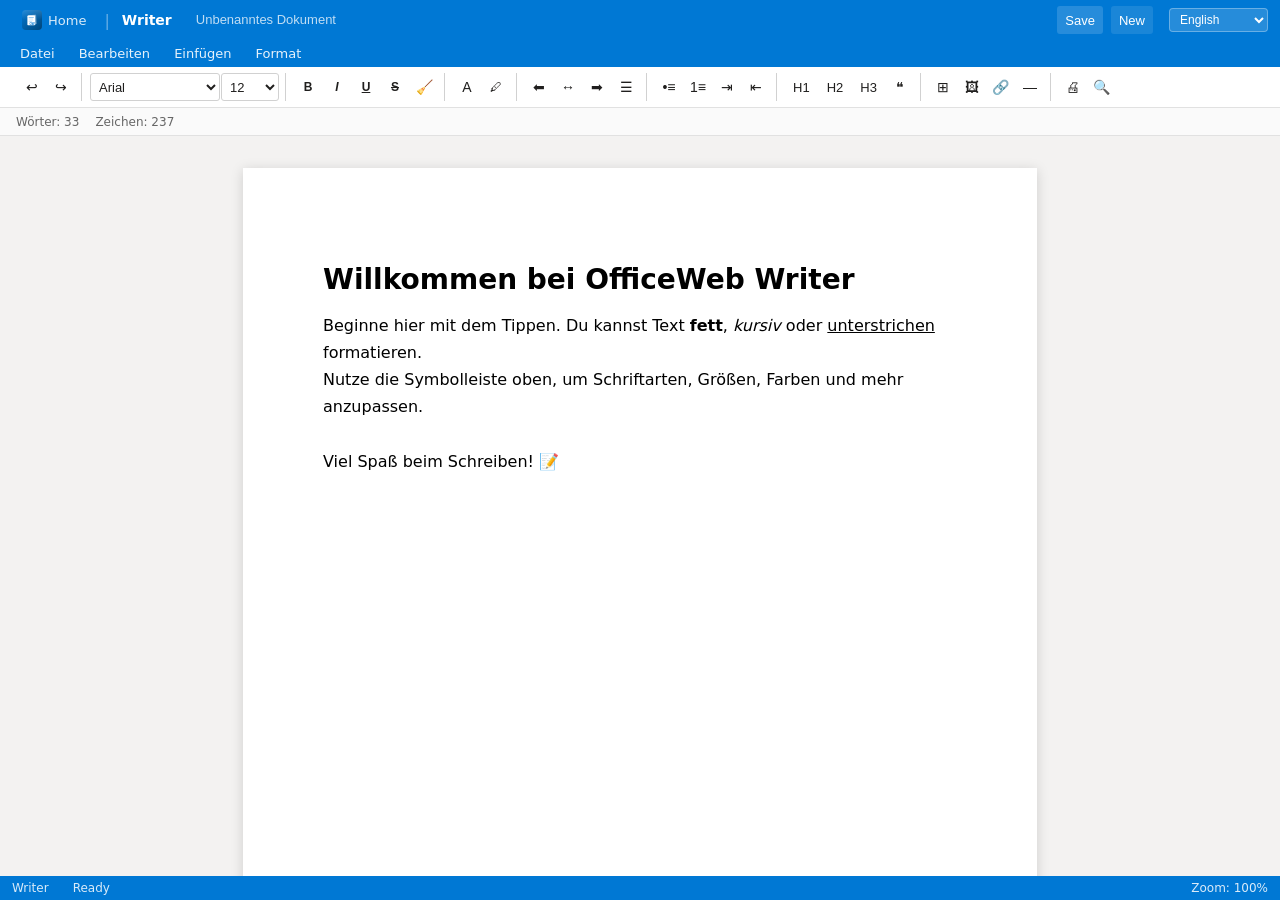
<file: writer.html>
<!DOCTYPE html>
<html lang="de">
<head>
  <meta charset="UTF-8" />
  <meta name="viewport" content="width=device-width, initial-scale=1.0" />
  <title>Writer – OfficeWeb</title>
  <link rel="icon" href="logo.svg" type="image/svg+xml" />
  <link rel="stylesheet" href="css/common.css" />
  <link rel="stylesheet" href="css/writer.css" />
</head>
<body>

<!-- Title bar -->
<div class="titlebar">
  <a href="index.html" class="titlebar-home">
    <img src="logo.svg" alt="OfficeWeb" class="titlebar-logo" />
    <span data-i18n="common.home">Startseite</span>
  </a>
  <div style="color:rgba(255,255,255,.4)">|</div>
  <span class="titlebar-name" data-i18n="writer.appname">Writer</span>
  <div class="titlebar-file">
    <input type="text" id="docTitle" value="Unbenanntes Dokument" placeholder="Dateiname..." />
  </div>
  <button class="rb rb-wide" onclick="saveDoc()" title="Speichern" style="color:#fff; background:rgba(255,255,255,.15);" data-i18n="common.save">Speichern</button>
  <button class="rb rb-wide" onclick="newDoc()" title="Neu" style="color:#fff; background:rgba(255,255,255,.1);" data-i18n="common.new">Neu</button>
</div>

<!-- Menu bar -->
<div class="menubar" id="menubar">
  <div class="menu-item" onclick="toggleMenu(this)">Datei
    <div class="dropdown">
      <div class="dropdown-item" onclick="newDoc()">📄 Neues Dokument <kbd>Strg+N</kbd></div>
      <div class="dropdown-item" onclick="openDoc()">📂 Öffnen... <kbd>Strg+O</kbd></div>
      <div class="dropdown-item" onclick="saveDoc()">💾 Speichern <kbd>Strg+S</kbd></div>
      <div class="dropdown-item" onclick="saveAsHTML()">📥 Als HTML exportieren</div>
      <div class="dropdown-item" onclick="saveAsTxt()">📄 Als Text exportieren</div>
      <hr class="dropdown-sep">
      <div class="dropdown-item" onclick="window.print()">🖨️ Drucken <kbd>Strg+P</kbd></div>
    </div>
  </div>
  <div class="menu-item" onclick="toggleMenu(this)">Bearbeiten
    <div class="dropdown">
      <div class="dropdown-item" onclick="document.execCommand('undo')">↩️ Rückgängig <kbd>Strg+Z</kbd></div>
      <div class="dropdown-item" onclick="document.execCommand('redo')">↪️ Wiederholen <kbd>Strg+Y</kbd></div>
      <hr class="dropdown-sep">
      <div class="dropdown-item" onclick="document.execCommand('cut')">✂️ Ausschneiden <kbd>Strg+X</kbd></div>
      <div class="dropdown-item" onclick="document.execCommand('copy')">📋 Kopieren <kbd>Strg+C</kbd></div>
      <div class="dropdown-item" onclick="document.execCommand('paste')">📌 Einfügen <kbd>Strg+V</kbd></div>
      <hr class="dropdown-sep">
      <div class="dropdown-item" onclick="document.execCommand('selectAll')">🔲 Alles auswählen <kbd>Strg+A</kbd></div>
      <div class="dropdown-item" onclick="openFindReplace()">🔍 Suchen & Ersetzen <kbd>Strg+H</kbd></div>
    </div>
  </div>
  <div class="menu-item" onclick="toggleMenu(this)">Einfügen
    <div class="dropdown">
      <div class="dropdown-item" onclick="insertTable()">📊 Tabelle</div>
      <div class="dropdown-item" onclick="insertImage()">🖼️ Bild</div>
      <div class="dropdown-item" onclick="insertLink()">🔗 Link</div>
      <div class="dropdown-item" onclick="insertHR()">➖ Trennlinie</div>
      <div class="dropdown-item" onclick="insertPageBreak()">📃 Seitenumbruch</div>
    </div>
  </div>
  <div class="menu-item" onclick="toggleMenu(this)">Format
    <div class="dropdown">
      <div class="dropdown-item" onclick="document.execCommand('bold')"><b>F</b> Fett <kbd>Strg+B</kbd></div>
      <div class="dropdown-item" onclick="document.execCommand('italic')"><i>K</i> Kursiv <kbd>Strg+I</kbd></div>
      <div class="dropdown-item" onclick="document.execCommand('underline')"><u>U</u> Unterstreichen <kbd>Strg+U</kbd></div>
      <hr class="dropdown-sep">
      <div class="dropdown-item" onclick="clearFormatting()">🧹 Formatierung löschen</div>
    </div>
  </div>
</div>

<!-- Ribbon -->
<div class="ribbon">
  <!-- Undo/Redo -->
  <div class="ribbon-group">
    <button class="rb" onclick="document.execCommand('undo')" title="Rückgängig">↩</button>
    <button class="rb" onclick="document.execCommand('redo')" title="Wiederholen">↪</button>
  </div>
  <!-- Font -->
  <div class="ribbon-group">
    <select class="rb-select" id="fontFamily" onchange="execFont()" style="width:130px;" title="Schriftart">
      <option>Arial</option>
      <option>Georgia</option>
      <option>Times New Roman</option>
      <option>Courier New</option>
      <option>Verdana</option>
      <option>Trebuchet MS</option>
      <option>Impact</option>
      <option>Comic Sans MS</option>
    </select>
    <select class="rb-select" id="fontSize" onchange="execFontSize()" style="width:58px;" title="Schriftgröße">
      <option value="1">8</option>
      <option value="2">10</option>
      <option value="3" selected>12</option>
      <option value="4">14</option>
      <option value="5">18</option>
      <option value="6">24</option>
      <option value="7">36</option>
    </select>
  </div>
  <!-- Text formatting -->
  <div class="ribbon-group">
    <button class="rb rb-label" onclick="fmt('bold')" title="Fett (Strg+B)" id="btn-bold"><b>B</b></button>
    <button class="rb rb-label" onclick="fmt('italic')" title="Kursiv (Strg+I)" id="btn-italic"><i>I</i></button>
    <button class="rb rb-label" onclick="fmt('underline')" title="Unterstrichen (Strg+U)" id="btn-underline"><u>U</u></button>
    <button class="rb rb-label" onclick="fmt('strikeThrough')" title="Durchgestrichen" id="btn-strikeThrough"><s>S</s></button>
    <button class="rb" onclick="clearFormatting()" title="Formatierung löschen">🧹</button>
  </div>
  <!-- Colors -->
  <div class="ribbon-group">
    <button class="rb color-btn" title="Textfarbe">A<input type="color" id="textColor" value="#000000" onchange="applyTextColor()" /></button>
    <button class="rb color-btn" title="Hervorhebungsfarbe" style="font-size:12px;">🖊<input type="color" id="hiliteColor" value="#ffff00" onchange="applyHilite()" /></button>
  </div>
  <!-- Alignment -->
  <div class="ribbon-group">
    <button class="rb" onclick="fmt('justifyLeft')" title="Linksbündig" id="btn-justifyLeft">⬅</button>
    <button class="rb" onclick="fmt('justifyCenter')" title="Zentriert" id="btn-justifyCenter">↔</button>
    <button class="rb" onclick="fmt('justifyRight')" title="Rechtsbündig" id="btn-justifyRight">➡</button>
    <button class="rb" onclick="fmt('justifyFull')" title="Blocksatz" id="btn-justifyFull">☰</button>
  </div>
  <!-- Lists -->
  <div class="ribbon-group">
    <button class="rb" onclick="fmt('insertUnorderedList')" title="Aufzählung">•≡</button>
    <button class="rb" onclick="fmt('insertOrderedList')" title="Nummerierte Liste">1≡</button>
    <button class="rb" onclick="fmt('indent')" title="Einrücken">⇥</button>
    <button class="rb" onclick="fmt('outdent')" title="Ausrücken">⇤</button>
  </div>
  <!-- Headings -->
  <div class="ribbon-group">
    <button class="rb rb-wide" onclick="insertHeading(1)" title="Überschrift 1">H1</button>
    <button class="rb rb-wide" onclick="insertHeading(2)" title="Überschrift 2">H2</button>
    <button class="rb rb-wide" onclick="insertHeading(3)" title="Überschrift 3">H3</button>
    <button class="rb" onclick="insertBlockquote()" title="Zitat">❝</button>
  </div>
  <!-- Insert -->
  <div class="ribbon-group">
    <button class="rb" onclick="insertTable()" title="Tabelle einfügen">⊞</button>
    <button class="rb" onclick="insertImage()" title="Bild einfügen">🖼</button>
    <button class="rb" onclick="insertLink()" title="Link einfügen">🔗</button>
    <button class="rb" onclick="insertHR()" title="Trennlinie">—</button>
  </div>
  <!-- View -->
  <div class="ribbon-group">
    <button class="rb" onclick="window.print()" title="Drucken">🖨</button>
    <button class="rb" onclick="openFindReplace()" title="Suchen & Ersetzen">🔍</button>
  </div>
</div>

<!-- Info bar -->
<div class="infobar">
  <span id="wordCount">Wörter: 0</span>
  <span id="charCount">Zeichen: 0</span>
  <span id="selInfo"></span>
</div>

<!-- Editor area -->
<div class="editor-wrap">
  <div class="page" id="editor" contenteditable="true" spellcheck="true">
    <h1>Willkommen bei OfficeWeb Writer</h1>
    <p>Beginne hier mit dem Tippen. Du kannst Text <b>fett</b>, <i>kursiv</i> oder <u>unterstrichen</u> formatieren.</p>
    <p>Nutze die Symbolleiste oben, um Schriftarten, Größen, Farben und mehr anzupassen.</p>
    <br>
    <p>Viel Spaß beim Schreiben! 📝</p>
  </div>
</div>

<!-- Status bar -->
<div class="statusbar">
  <span data-i18n="writer.appname">Writer</span>
  <span id="statusMsg" data-i18n="common.ready">Bereit</span>
  <span style="margin-left:auto;" id="zoomInfo">Zoom: 100%</span>
</div>

<!-- Modals -->
<div class="modal-overlay" id="tableModal">
  <div class="modal">
    <h3>Tabelle einfügen</h3>
    <label>Zeilen</label>
    <input type="number" id="tblRows" value="3" min="1" max="50" />
    <label>Spalten</label>
    <input type="number" id="tblCols" value="3" min="1" max="20" />
    <div class="modal-btns">
      <button onclick="closeModal('tableModal')">Abbrechen</button>
      <button class="btn-ok" onclick="doInsertTable()" data-i18n="writer.menu.insert">Einfügen</button>
    </div>
  </div>
</div>

<div class="modal-overlay" id="linkModal">
  <div class="modal">
    <h3>Link einfügen</h3>
    <label>URL</label>
    <input type="url" id="linkURL" value="https://" placeholder="https://..." />
    <label>Anzeigetext</label>
    <input type="text" id="linkText" placeholder="Linktext..." />
    <div class="modal-btns">
      <button onclick="closeModal('linkModal')">Abbrechen</button>
      <button class="btn-ok" onclick="doInsertLink()" data-i18n="writer.menu.insert">Einfügen</button>
    </div>
  </div>
</div>

<div class="modal-overlay" id="imgModal">
  <div class="modal">
    <h3>Bild einfügen</h3>
    <label>Bild-URL oder lokale Datei hochladen</label>
    <input type="url" id="imgURL" placeholder="https://..." />
    <label>Oder Datei wählen:</label>
    <input type="file" id="imgFile" accept="image/*" onchange="handleImgFile()" style="border:none; padding:0;" />
    <label>Alt-Text</label>
    <input type="text" id="imgAlt" placeholder="Bildbeschreibung..." />
    <div class="modal-btns">
      <button onclick="closeModal('imgModal')">Abbrechen</button>
      <button class="btn-ok" onclick="doInsertImage()" data-i18n="writer.menu.insert">Einfügen</button>
    </div>
  </div>
</div>

<div class="modal-overlay" id="findModal">
  <div class="modal">
    <h3>Suchen &amp; Ersetzen</h3>
    <label>Suchen</label>
    <input type="text" id="findText" placeholder="Suchbegriff..." />
    <label>Ersetzen durch</label>
    <input type="text" id="replaceText" placeholder="Ersetzen durch..." />
    <div class="modal-btns">
      <button onclick="closeModal('findModal')">Schließen</button>
      <button onclick="doFind()">Weitersuchen</button>
      <button class="btn-ok" onclick="doReplace()">Ersetzen</button>
      <button onclick="doReplaceAll()">Alle ersetzen</button>
    </div>
  </div>
</div>

<div class="modal-overlay" id="openModal">
  <div class="modal">
    <h3>Dokument öffnen</h3>
    <label>Gespeicherte Dokumente:</label>
    <select id="docList" size="6" style="width:100%; height:150px; margin-bottom:12px;"></select>
    <div class="modal-btns">
      <button onclick="closeModal('openModal')">Abbrechen</button>
      <button onclick="deleteSelectedDoc()" style="color:red;">Löschen</button>
      <button class="btn-ok" onclick="loadSelectedDoc()">Öffnen</button>
    </div>
  </div>
</div>
<script src="js/i18n.js"></script>
<script src="js/writer.js"></script>
</body>
</html>
</file>
<file: css/common.css>
/* OfficeWeb – Common Styles
 * Shared across all pages (resets, titlebar base, modals, ribbon, language picker)
 */

*, *::before, *::after { box-sizing: border-box; margin: 0; padding: 0; }

/* ── Language picker ─────────────────────────────────────────────────────── */
.lang-picker {
  background: rgba(255,255,255,.15);
  border: 1px solid rgba(255,255,255,.3);
  color: #fff;
  border-radius: 4px;
  font-size: 12px;
  padding: 3px 6px;
  cursor: pointer;
  margin-left: 8px;
  max-width: 120px;
}
.lang-picker:focus { outline: none; background: rgba(255,255,255,.25); }
.lang-picker option { background: #333; color: #fff; }

/* ── Titlebar base ────────────────────────────────────────────────────────── */
.titlebar {
  color: #fff;
  height: 40px;
  display: flex;
  align-items: center;
  padding: 0 12px;
  gap: 8px;
  flex-shrink: 0;
}
.titlebar-home {
  color: rgba(255,255,255,.85);
  text-decoration: none;
  font-size: 13px;
  padding: 4px 10px;
  border-radius: 3px;
  display: flex;
  align-items: center;
  gap: 6px;
}
.titlebar-home:hover { background: rgba(255,255,255,.15); }
.titlebar-logo { height: 20px; width: auto; }
.titlebar-name { font-size: 14px; font-weight: 600; margin-left: 4px; }
.titlebar-file { flex: 1; }
.titlebar-file input {
  background: transparent;
  border: none;
  color: #fff;
  font-size: 13px;
  outline: none;
  width: 220px;
  border-bottom: 1px solid transparent;
  margin-left: 8px;
}
.titlebar-file input:focus { border-bottom-color: rgba(255,255,255,.6); }

.tb-btn {
  padding: 5px 14px;
  border-radius: 3px;
  font-size: 13px;
  cursor: pointer;
  border: none;
  font-weight: 600;
  background: rgba(255,255,255,.15);
  color: #fff;
  margin-left: 4px;
}
.tb-btn:hover { background: rgba(255,255,255,.25); }

/* ── Ribbon base ──────────────────────────────────────────────────────────── */
.ribbon {
  background: #fff;
  border-bottom: 1px solid var(--border, #d1d1d1);
  padding: 6px 12px;
  display: flex;
  align-items: center;
  flex-wrap: wrap;
  gap: 2px;
  flex-shrink: 0;
}
.ribbon-group {
  display: flex;
  align-items: center;
  gap: 2px;
  padding: 0 6px;
  border-right: 1px solid var(--border, #d1d1d1);
}
.ribbon-group:last-child { border-right: none; }
.rb {
  display: flex;
  align-items: center;
  justify-content: center;
  min-width: 28px;
  height: 28px;
  padding: 0 6px;
  border: none;
  background: transparent;
  cursor: pointer;
  border-radius: 3px;
  font-size: 13px;
  color: var(--text, #201f1e);
  flex-shrink: 0;
}
.rb:hover { background: var(--hover, #f0f0f0); }
select.rb-select {
  height: 28px;
  border: 1px solid var(--border, #d1d1d1);
  border-radius: 3px;
  font-size: 13px;
  background: #fff;
  cursor: pointer;
  padding: 0 4px;
  color: var(--text, #201f1e);
}

/* ── Modal ────────────────────────────────────────────────────────────────── */
.modal-overlay {
  position: fixed;
  inset: 0;
  background: rgba(0,0,0,.4);
  z-index: 500;
  display: none;
  align-items: center;
  justify-content: center;
}
.modal-overlay.open { display: flex; }
.modal {
  background: #fff;
  border-radius: 6px;
  padding: 24px;
  min-width: 340px;
  max-width: 90vw;
  box-shadow: 0 8px 32px rgba(0,0,0,.25);
  color: #201f1e;
}
.modal h3 { margin-bottom: 16px; font-size: 18px; }
.modal label { display: block; font-size: 13px; margin-bottom: 4px; color: #555; }
.modal input, .modal select, .modal textarea {
  width: 100%;
  border: 1px solid var(--border, #d1d1d1);
  border-radius: 4px;
  padding: 8px 10px;
  font-size: 14px;
  margin-bottom: 12px;
}
.modal-btns { display: flex; gap: 8px; justify-content: flex-end; margin-top: 8px; }
.modal-btns button {
  padding: 8px 20px;
  border-radius: 4px;
  font-size: 13px;
  cursor: pointer;
  border: 1px solid var(--border, #d1d1d1);
  background: #fff;
}

/* ── Status bar base ──────────────────────────────────────────────────────── */
.statusbar {
  color: rgba(255,255,255,.85);
  height: 24px;
  display: flex;
  align-items: center;
  padding: 0 12px;
  gap: 24px;
  font-size: 12px;
  flex-shrink: 0;
}
.statusbar span { display: flex; align-items: center; gap: 4px; }

/* ── Error pages ─────────────────────────────────────────────────────────── */
.error-header { background: #0078d4; height: 48px; display: flex; align-items: center; padding: 0 24px; }
.error-header a { display: flex; align-items: center; gap: 10px; text-decoration: none; }
.error-header img { width: 28px; height: 28px; border-radius: 5px; }
.error-header-title { color: #fff; font-size: 18px; font-weight: 700; letter-spacing: -.5px; }
.error-header-title span { opacity: .7; font-weight: 400; }
.error-body { background: #f3f2f1; flex: 1; display: flex; flex-direction: column; align-items: center; justify-content: center; padding: 48px 24px; text-align: center; min-height: calc(100vh - 88px); }
.error-code { font-size: 96px; font-weight: 700; color: #c0392b; line-height: 1; }
.error-title { font-size: 28px; font-weight: 600; color: #201f1e; margin: 16px 0 8px; }
.error-text { font-size: 15px; color: #605e5c; max-width: 480px; }
.error-actions { display: flex; gap: 12px; margin-top: 32px; flex-wrap: wrap; justify-content: center; }
.error-btn { display: inline-block; padding: 10px 24px; border-radius: 6px; font-size: 14px; font-weight: 500; text-decoration: none; transition: opacity .15s; }
.error-btn:hover { opacity: .85; }
.error-btn-primary { background: #0078d4; color: #fff; }
.error-btn-outline { border: 1.5px solid #0078d4; color: #0078d4; }
.error-footer { background: #1b1a19; color: rgba(255,255,255,.5); padding: 20px 24px; font-size: 13px; text-align: center; }
.error-footer a { color: rgba(255,255,255,.6); text-decoration: none; }
.error-footer a:hover { color: #fff; }
</file>
<file: css/index.css>
/* OfficeWeb – Index page styles */
:root {
  --blue: #0078d4;
  --blue-dark: #005a9e;
  --blue-light: #deecf9;
  --green: #217346;
  --green-light: #e2f0e9;
  --red: #c0392b;
  --red-light: #fceaea;
  --purple: #7719aa;
  --purple-light: #f0e6f9;
  --text: #201f1e;
  --text-muted: #605e5c;
  --border: #edebe9;
  --bg: #f3f2f1;
  --card-bg: #ffffff;
  --shadow: 0 2px 8px rgba(0,0,0,.12);
  --shadow-lg: 0 8px 32px rgba(0,0,0,.16);
  --radius: 10px;
}
body { font-family: 'Segoe UI', system-ui, -apple-system, sans-serif; background: var(--bg); color: var(--text); min-height: 100vh; }

/* Header */
.header { background: var(--blue); color: #fff; padding: 0 32px; height: 60px; display: flex; align-items: center; gap: 12px; box-shadow: 0 2px 8px rgba(0,0,0,.25); position: sticky; top:0; z-index:100; }
.header-logo { display: flex; align-items: center; gap: 10px; text-decoration: none; }
.header-logo img { width: 32px; height: 32px; border-radius: 6px; }
.header-logo-text { font-size: 20px; font-weight: 700; letter-spacing: -0.5px; color: #fff; }
.header-logo-text span { opacity:.7; font-weight: 400; }
.header-nav { margin-left: auto; display: flex; gap: 4px; align-items: center; }
.header-nav a { color: rgba(255,255,255,.85); text-decoration: none; padding: 7px 16px; border-radius: 6px; font-size: 14px; font-weight: 500; transition: background .15s; }
.header-nav a:hover { background: rgba(255,255,255,.18); color: #fff; }
.header-gh { display: flex; align-items: center; gap: 6px; margin-left: 8px; padding: 6px 14px; border-radius: 6px; background: rgba(255,255,255,.15); color: #fff; text-decoration: none; font-size: 13px; font-weight: 600; transition: background .15s; }
.header-gh:hover { background: rgba(255,255,255,.25); }

/* Hero */
@keyframes hero-gradient { 0%,100% { background-position: 0% 50%; } 50% { background-position: 100% 50%; } }
.hero { background: linear-gradient(135deg, #0078d4, #005a9e, #004578, #0063b1); background-size: 300% 300%; animation: hero-gradient 12s ease infinite; color: #fff; padding: 80px 32px; text-align: center; position: relative; overflow: hidden; }
.hero::before { content: ''; position: absolute; inset: 0; background: radial-gradient(ellipse at 60% 40%, rgba(255,255,255,.07) 0%, transparent 60%); pointer-events: none; }
.hero-badge { display: inline-flex; align-items: center; gap: 6px; background: rgba(255,255,255,.15); border: 1px solid rgba(255,255,255,.25); border-radius: 20px; padding: 4px 14px; font-size: 12px; font-weight: 600; letter-spacing: .5px; text-transform: uppercase; margin-bottom: 24px; }
.hero h1 { font-size: 48px; font-weight: 800; margin-bottom: 20px; letter-spacing: -1.5px; line-height: 1.1; }
.hero h1 em { font-style: normal; opacity: .8; }
.hero p { font-size: 18px; opacity: .88; max-width: 580px; margin: 0 auto 36px; line-height: 1.7; }
.hero-btns { display: flex; gap: 12px; justify-content: center; flex-wrap: wrap; }
.btn { display: inline-flex; align-items: center; gap: 8px; padding: 13px 28px; border-radius: 6px; font-size: 15px; font-weight: 600; text-decoration: none; cursor: pointer; border: none; transition: all .18s; }
.btn-primary { background: #fff; color: var(--blue); box-shadow: 0 2px 12px rgba(0,0,0,.18); }
.btn-primary:hover { background: #f0f5fb; box-shadow: 0 4px 20px rgba(0,0,0,.25); transform: translateY(-1px); }
.btn-outline { background: transparent; color: #fff; border: 2px solid rgba(255,255,255,.6); }
.btn-outline:hover { background: rgba(255,255,255,.15); border-color: rgba(255,255,255,.9); }
.hero-stats { display: flex; gap: 40px; justify-content: center; margin-top: 52px; flex-wrap: wrap; }
.hero-stat { text-align: center; }
.hero-stat-num { font-size: 28px; font-weight: 800; }
.hero-stat-label { font-size: 12px; opacity: .7; text-transform: uppercase; letter-spacing: .5px; margin-top: 2px; }

/* Apps section */
.section { max-width: 1100px; margin: 0 auto; padding: 56px 24px; }
.section-title { font-size: 26px; font-weight: 800; margin-bottom: 8px; letter-spacing: -.5px; }
.section-sub { color: var(--text-muted); margin-bottom: 36px; font-size: 15px; }
.apps-grid { display: grid; grid-template-columns: repeat(auto-fill, minmax(260px, 1fr)); gap: 22px; }
.app-card { background: var(--card-bg); border-radius: var(--radius); box-shadow: var(--shadow); overflow: hidden; transition: transform .2s, box-shadow .2s; text-decoration: none; color: inherit; display: block; border: 1px solid var(--border); }
.app-card:hover { transform: translateY(-4px); box-shadow: var(--shadow-lg); border-color: transparent; }
.app-card-header { padding: 28px 24px 20px; display: flex; align-items: center; gap: 16px; }
.app-icon { width: 58px; height: 58px; border-radius: 12px; display: flex; align-items: center; justify-content: center; font-size: 26px; flex-shrink: 0; }
.app-icon-writer { background: var(--blue-light); }
.app-icon-calc { background: var(--green-light); }
.app-icon-impress { background: var(--red-light); }
.app-icon-notes { background: var(--purple-light); }
.app-name { font-size: 19px; font-weight: 700; }
.app-desc { color: var(--text-muted); font-size: 13px; margin-top: 3px; line-height: 1.45; }
.app-card-footer { padding: 0 24px 20px; display: flex; gap: 8px; flex-wrap: wrap; }
.tag { background: var(--bg); color: var(--text-muted); font-size: 11px; padding: 3px 10px; border-radius: 20px; font-weight: 600; letter-spacing: .2px; }
.app-card-arrow { margin-left: auto; color: var(--blue); font-size: 18px; opacity: 0; transition: opacity .2s, transform .2s; }
.app-card:hover .app-card-arrow { opacity: 1; transform: translateX(3px); }

/* Features */
.features-grid { display: grid; grid-template-columns: repeat(auto-fill, minmax(230px, 1fr)); gap: 18px; }
.feature-item { background: var(--bg); border-radius: var(--radius); padding: 22px; border: 1px solid var(--border); transition: border-color .15s, box-shadow .15s; }
.feature-item:hover { border-color: var(--blue-light); box-shadow: 0 2px 12px rgba(0,120,212,.1); }
.feature-icon { font-size: 26px; margin-bottom: 12px; }
.feature-title { font-size: 14px; font-weight: 700; margin-bottom: 5px; }
.feature-text { color: var(--text-muted); font-size: 13px; line-height: 1.55; }

/* Open source strip */
.oss-strip { background: linear-gradient(135deg, #004578, #0078d4); color: #fff; padding: 48px 24px; text-align: center; }
.oss-strip h2 { font-size: 26px; font-weight: 800; margin-bottom: 10px; }
.oss-strip p { opacity: .85; margin-bottom: 24px; font-size: 15px; max-width: 520px; margin-left: auto; margin-right: auto; }
.oss-strip .btn-primary { margin: 0 6px; }

/* Footer */
footer { background: #1b1a19; color: rgba(255,255,255,.5); padding: 32px 24px; font-size: 13px; }
.footer-inner { max-width: 1100px; margin: 0 auto; display: flex; align-items: center; justify-content: space-between; flex-wrap: wrap; gap: 16px; }
.footer-brand { display: flex; align-items: center; gap: 8px; color: rgba(255,255,255,.75); font-weight: 600; text-decoration: none; }
.footer-brand img { width: 24px; height: 24px; border-radius: 4px; }
.footer-links { display: flex; gap: 20px; }
.footer-links a { color: rgba(255,255,255,.5); text-decoration: none; transition: color .15s; }
.footer-links a:hover { color: rgba(255,255,255,.9); }

@media (max-width: 640px) {
  .hero h1 { font-size: 32px; }
  .hero-stats { gap: 24px; }
  .header-nav { display: none; }
  .footer-inner { flex-direction: column; text-align: center; }
  .footer-links { justify-content: center; }
}

/* Promo code section */
.promo-section { background: linear-gradient(135deg, #fef9ec, #fff8e1); border-top: 1px solid #fde68a; border-bottom: 1px solid #fde68a; padding: 56px 24px; text-align: center; }
.promo-inner { max-width: 520px; margin: 0 auto; }
.promo-icon { font-size: 48px; margin-bottom: 16px; line-height: 1; }
.promo-hint { font-size: 13px; color: var(--text-muted); background: rgba(255,255,255,.7); border: 1px solid #fde68a; border-radius: 6px; padding: 8px 16px; display: inline-block; margin-bottom: 4px; }
.promo-form { display: flex; gap: 10px; justify-content: center; flex-wrap: wrap; margin-top: 20px; margin-bottom: 4px; }
.promo-input { height: 46px; border: 2px solid var(--border); border-radius: 6px; padding: 0 16px; font-size: 15px; font-family: inherit; letter-spacing: 2px; text-transform: uppercase; min-width: 200px; flex: 1; max-width: 260px; outline: none; transition: border-color .2s, box-shadow .2s; background: #fff; }
.promo-input:focus { border-color: var(--blue); box-shadow: 0 0 0 3px rgba(0,120,212,.12); }
.promo-msg { font-size: 13px; margin-top: 10px; }
.promo-msg-error { color: var(--red); }
.promo-success-title { color: var(--green) !important; }
.promo-deactivate-btn { background: transparent; color: var(--text-muted); border: 1.5px solid var(--border); font-size: 13px; padding: 8px 20px; font-weight: 500; margin-top: 8px; }
.promo-deactivate-btn:hover { background: var(--bg); color: var(--text); border-color: #bbb; }
.promo-pro-badge { background: linear-gradient(135deg, #f59e0b, #d97706); color: #fff; font-size: 12px; font-weight: 700; padding: 4px 11px; border-radius: 20px; letter-spacing: .3px; display: inline-flex; align-items: center; gap: 4px; vertical-align: middle; margin-left: 4px; }
</file>
<file: css/calc.css>
*, *::before, *::after { box-sizing: border-box; margin: 0; padding: 0; }
    :root {
      --green: #217346; --green-dark: #185c37; --green-light: #e2f0e9;
      --border: #d1d1d1; --grid-border: #c6c6c6;
      --bg: #f3f2f1; --text: #201f1e; --header-bg: #e9e9e9;
      --sel: #c7e3ff; --sel-border: #0078d4;
      --hover: #f0f0f0;
    }
    body { font-family: 'Segoe UI', system-ui, sans-serif; background: var(--bg); color: var(--text); display: flex; flex-direction: column; height: 100vh; overflow: hidden; }

    /* Title bar */
    .titlebar { background: var(--green); color: #fff; height: 40px; display: flex; align-items: center; padding: 0 12px; gap: 8px; flex-shrink: 0; }
    .titlebar-home { color: rgba(255,255,255,.85); text-decoration: none; font-size: 13px; padding: 4px 10px; border-radius: 3px; }
    .titlebar-home:hover { background: rgba(255,255,255,.15); }
    .titlebar-name { font-size: 14px; font-weight: 600; margin-left: 4px; }
    .titlebar-file input { background: transparent; border: none; color: #fff; font-size: 13px; outline: none; width: 220px; border-bottom: 1px solid transparent; margin-left: 8px; }
    .titlebar-file input:focus { border-bottom-color: rgba(255,255,255,.6); }
    .tb-btn { padding: 5px 14px; border-radius: 3px; font-size: 13px; cursor: pointer; border: none; font-weight: 600; background: rgba(255,255,255,.15); color: #fff; margin-left: 4px; }
    .tb-btn:hover { background: rgba(255,255,255,.25); }

    /* Ribbon */
    .ribbon { background: #fff; border-bottom: 1px solid var(--border); padding: 6px 12px; display: flex; align-items: center; flex-wrap: wrap; gap: 2px; flex-shrink: 0; }
    .ribbon-group { display: flex; align-items: center; gap: 2px; padding: 0 6px; border-right: 1px solid var(--border); }
    .ribbon-group:last-child { border-right: none; }
    .rb { display: flex; align-items: center; justify-content: center; min-width: 28px; height: 28px; padding: 0 6px; border: none; background: transparent; cursor: pointer; border-radius: 3px; font-size: 13px; color: var(--text); flex-shrink: 0; }
    .rb:hover { background: var(--hover); }
    .rb.active { background: var(--green-light); color: var(--green); }
    select.rb-select { height: 28px; border: 1px solid var(--border); border-radius: 3px; font-size: 13px; background: #fff; cursor: pointer; padding: 0 4px; }

    /* Formula bar */
    .formula-bar { background: #fff; border-bottom: 1px solid var(--border); height: 30px; display: flex; align-items: center; flex-shrink: 0; }
    .cell-ref { width: 80px; text-align: center; font-size: 13px; font-weight: 600; border-right: 1px solid var(--border); height: 100%; line-height: 30px; padding: 0 8px; flex-shrink: 0; background: #fafafa; color: var(--green); }
    .fx-label { padding: 0 10px; font-size: 13px; color: #888; flex-shrink: 0; font-style: italic; }
    .formula-input { flex: 1; border: none; outline: none; font-size: 13px; padding: 0 8px; font-family: 'Cascadia Code', 'Consolas', monospace; height: 100%; }

    /* Spreadsheet wrapper */
    .sheet-wrapper { flex: 1; overflow: hidden; display: flex; flex-direction: column; }
    .sheet-scroll { flex: 1; overflow: auto; position: relative; }

    /* Grid */
    .grid-container { display: inline-block; min-width: 100%; }
    table.grid { border-collapse: collapse; table-layout: fixed; }
    table.grid th, table.grid td { border: 1px solid var(--grid-border); font-size: 13px; white-space: nowrap; overflow: hidden; }
    table.grid th { background: var(--header-bg); text-align: center; font-weight: 600; color: #444; height: 24px; position: sticky; z-index: 2; user-select: none; cursor: default; }
    table.grid th.col-header { top: 0; z-index: 3; width: 80px; }
    table.grid th.row-header { left: 0; z-index: 2; width: 48px; min-width: 48px; }
    table.grid th.corner { top: 0; left: 0; z-index: 4; width: 48px; min-width: 48px; }
    table.grid td { height: 22px; min-width: 80px; max-width: 80px; padding: 1px 4px; cursor: cell; vertical-align: middle; background: #fff; }
    table.grid td.selected { background: var(--sel); outline: 2px solid var(--sel-border); outline-offset: -2px; z-index: 1; position: relative; }
    table.grid td.in-range { background: #ddeeff; }
    table.grid td .cell-display { display: block; overflow: hidden; text-overflow: ellipsis; }
    table.grid td.bold .cell-display { font-weight: bold; }
    table.grid td.italic .cell-display { font-style: italic; }
    table.grid td.align-center .cell-display { text-align: center; }
    table.grid td.align-right .cell-display { text-align: right; }
    table.grid td.num .cell-display { text-align: right; color: #00008b; }
    table.grid td.err .cell-display { color: red; }

    /* Cell editor input */
    .cell-edit-input { position: absolute; z-index: 10; border: 2px solid var(--sel-border); outline: none; font-size: 13px; padding: 0 3px; font-family: 'Cascadia Code', 'Consolas', monospace; display: none; background: #fff; box-shadow: 0 2px 8px rgba(0,0,0,.2); min-width: 80px; }

    /* Sheet tabs */
    .sheet-tabs { background: #f3f2f1; border-top: 1px solid var(--border); height: 30px; display: flex; align-items: stretch; padding: 0 8px; gap: 2px; flex-shrink: 0; overflow-x: auto; }
    .sheet-tab { display: flex; align-items: center; padding: 0 16px; font-size: 13px; cursor: pointer; border: 1px solid transparent; border-bottom: none; border-radius: 4px 4px 0 0; white-space: nowrap; gap: 6px; }
    .sheet-tab:hover { background: #e8e8e8; border-color: var(--border); }
    .sheet-tab.active { background: #fff; border-color: var(--border); color: var(--green); font-weight: 600; }
    .sheet-tab .tab-close { font-size: 10px; opacity: .5; cursor: pointer; padding: 0 2px; }
    .sheet-tab .tab-close:hover { opacity: 1; color: red; }
    .tab-add { display: flex; align-items: center; padding: 0 10px; font-size: 18px; cursor: pointer; color: #888; }
    .tab-add:hover { color: var(--green); }

    /* Status bar */
    .statusbar { background: var(--green); color: rgba(255,255,255,.85); height: 24px; display: flex; align-items: center; padding: 0 12px; gap: 24px; font-size: 12px; flex-shrink: 0; }

    /* Modal */
    .modal-overlay { position: fixed; inset: 0; background: rgba(0,0,0,.4); z-index: 500; display: none; align-items: center; justify-content: center; }
    .modal-overlay.open { display: flex; }
    .modal { background: #fff; border-radius: 6px; padding: 24px; min-width: 340px; box-shadow: 0 8px 32px rgba(0,0,0,.25); }
    .modal h3 { margin-bottom: 16px; }
    .modal label { display: block; font-size: 13px; margin-bottom: 4px; color: #555; }
    .modal input, .modal select { width: 100%; border: 1px solid var(--border); border-radius: 4px; padding: 8px 10px; font-size: 14px; margin-bottom: 12px; }
    .modal-btns { display: flex; gap: 8px; justify-content: flex-end; }
    .modal-btns button { padding: 8px 20px; border-radius: 4px; font-size: 13px; cursor: pointer; border: 1px solid var(--border); background: #fff; }
    .modal-btns .btn-ok { background: var(--green); color: #fff; border-color: var(--green); }
</file>
<file: css/impress.css>
*, *::before, *::after { box-sizing: border-box; margin: 0; padding: 0; }
    :root {
      --red: #c0392b; --red-dark: #922b21; --red-light: #fceaea;
      --border: #d1d1d1; --bg: #2d2d2d; --panel-bg: #3a3a3a; --text: #201f1e;
      --slide-bg: #ffffff; --thumb-border: #555; --thumb-active: #c0392b;
      --hover: #f0f0f0;
    }
    body { font-family: 'Segoe UI', system-ui, sans-serif; background: var(--bg); color: #eee; display: flex; flex-direction: column; height: 100vh; overflow: hidden; }

    /* Title bar */
    .titlebar { background: var(--red); color: #fff; height: 40px; display: flex; align-items: center; padding: 0 12px; gap: 8px; flex-shrink: 0; }
    .titlebar-home { color: rgba(255,255,255,.85); text-decoration: none; font-size: 13px; padding: 4px 10px; border-radius: 3px; }
    .titlebar-home:hover { background: rgba(255,255,255,.15); }
    .titlebar-name { font-size: 14px; font-weight: 600; margin-left: 4px; }
    .titlebar-file input { background: transparent; border: none; color: #fff; font-size: 13px; outline: none; width: 220px; border-bottom: 1px solid transparent; margin-left: 8px; }
    .titlebar-file input:focus { border-bottom-color: rgba(255,255,255,.6); }
    .tb-btn { padding: 5px 14px; border-radius: 3px; font-size: 13px; cursor: pointer; border: none; font-weight: 600; background: rgba(255,255,255,.15); color: #fff; margin-left: 4px; }
    .tb-btn:hover { background: rgba(255,255,255,.25); }
    .tb-btn-present { background: rgba(255,255,255,.9); color: var(--red); }
    .tb-btn-present:hover { background: #fff; }

    /* Ribbon */
    .ribbon { background: #fff; border-bottom: 1px solid var(--border); padding: 6px 12px; display: flex; align-items: center; flex-wrap: wrap; gap: 2px; flex-shrink: 0; color: var(--text); }
    .ribbon-group { display: flex; align-items: center; gap: 2px; padding: 0 6px; border-right: 1px solid var(--border); }
    .ribbon-group:last-child { border-right: none; }
    .rb { display: flex; align-items: center; justify-content: center; min-width: 28px; height: 28px; padding: 0 6px; border: none; background: transparent; cursor: pointer; border-radius: 3px; font-size: 13px; color: var(--text); }
    .rb:hover { background: var(--hover); }
    .rb.active { background: var(--red-light); color: var(--red); }
    select.rb-select { height: 28px; border: 1px solid var(--border); border-radius: 3px; font-size: 13px; background: #fff; cursor: pointer; padding: 0 4px; color: var(--text); }

    /* Layout */
    .main-layout { flex: 1; display: flex; overflow: hidden; }

    /* Slide panel */
    .slide-panel { width: 200px; background: var(--panel-bg); border-right: 1px solid #444; overflow-y: auto; padding: 8px; flex-shrink: 0; display: flex; flex-direction: column; gap: 8px; }
    .slide-thumb { position: relative; border: 2px solid var(--thumb-border); border-radius: 4px; overflow: hidden; cursor: pointer; background: #fff; aspect-ratio: 16/9; transition: border-color .15s; }
    .slide-thumb:hover { border-color: #aaa; }
    .slide-thumb.active { border-color: var(--thumb-active); }
    .slide-thumb canvas { width: 100%; height: 100%; display: block; }
    .slide-thumb-num { position: absolute; bottom: 2px; right: 4px; font-size: 10px; color: #888; background: rgba(255,255,255,.7); padding: 1px 4px; border-radius: 2px; }
    .slide-add { display: flex; align-items: center; justify-content: center; gap: 6px; padding: 8px; background: rgba(255,255,255,.08); border-radius: 4px; cursor: pointer; font-size: 13px; color: #aaa; border: 1px dashed #555; }
    .slide-add:hover { background: rgba(255,255,255,.15); color: #fff; }

    /* Edit area */
    .edit-area { flex: 1; display: flex; align-items: center; justify-content: center; background: #404040; overflow: hidden; position: relative; }
    .slide-canvas-wrap { position: relative; }
    .slide-canvas { background: #fff; box-shadow: 0 4px 24px rgba(0,0,0,.5); position: relative; overflow: hidden; }
    .slide-canvas .element { position: absolute; cursor: move; user-select: none; }
    .slide-canvas .element.selected { outline: 2px solid #0078d4; outline-offset: 1px; }
    .slide-canvas .element.text-el { min-width: 80px; min-height: 30px; padding: 4px 8px; }
    .slide-canvas .element.text-el[contenteditable=true] { outline: 2px solid #0078d4; cursor: text; }
    .slide-canvas .element.image-el img { width: 100%; height: 100%; object-fit: contain; pointer-events: none; }
    .slide-canvas .element.shape-el { }
    .el-resize { position: absolute; bottom: -5px; right: -5px; width: 10px; height: 10px; background: #0078d4; border-radius: 2px; cursor: se-resize; }
    .el-delete { position: absolute; top: -10px; right: -10px; width: 20px; height: 20px; background: #c0392b; color: #fff; border-radius: 50%; display: flex; align-items: center; justify-content: center; font-size: 12px; cursor: pointer; display: none; }
    .element.selected .el-delete { display: flex; }
    .element.selected .el-resize { display: block; }
    .el-resize { display: none; }

    /* Properties panel */
    .props-panel { width: 220px; background: var(--panel-bg); border-left: 1px solid #444; padding: 12px; overflow-y: auto; flex-shrink: 0; font-size: 13px; }
    .props-panel h4 { color: #ccc; font-size: 12px; text-transform: uppercase; letter-spacing: .5px; margin-bottom: 8px; padding-bottom: 4px; border-bottom: 1px solid #555; }
    .prop-row { margin-bottom: 10px; }
    .prop-row label { display: block; font-size: 12px; color: #aaa; margin-bottom: 3px; }
    .prop-row input, .prop-row select { width: 100%; background: #4a4a4a; border: 1px solid #555; color: #eee; border-radius: 3px; padding: 5px 8px; font-size: 13px; }
    .prop-row input[type=color] { height: 32px; padding: 2px; cursor: pointer; }
    .prop-row input[type=range] { padding: 0; }
    .prop-btn { width: 100%; padding: 7px; background: var(--red); color: #fff; border: none; border-radius: 3px; cursor: pointer; font-size: 13px; font-weight: 600; margin-bottom: 6px; }
    .prop-btn:hover { background: var(--red-dark); }
    .prop-btn-secondary { background: #555; }
    .prop-btn-secondary:hover { background: #666; }

    /* Status bar */
    .statusbar { background: var(--red); color: rgba(255,255,255,.85); height: 24px; display: flex; align-items: center; padding: 0 12px; gap: 24px; font-size: 12px; flex-shrink: 0; }

    /* Present mode */
    .present-overlay { position: fixed; inset: 0; background: #000; z-index: 1000; display: none; align-items: center; justify-content: center; flex-direction: column; }
    .present-overlay.open { display: flex; }
    .present-slide { background: #fff; position: relative; }
    .present-nav { position: fixed; bottom: 16px; left: 50%; transform: translateX(-50%); display: flex; gap: 12px; z-index: 1001; }
    .present-nav button { background: rgba(255,255,255,.15); color: #fff; border: 1px solid rgba(255,255,255,.3); padding: 8px 20px; border-radius: 4px; cursor: pointer; font-size: 14px; }
    .present-nav button:hover { background: rgba(255,255,255,.25); }
    .present-counter { position: fixed; top: 12px; right: 16px; color: rgba(255,255,255,.5); font-size: 13px; z-index: 1001; }
    .present-exit { position: fixed; top: 12px; left: 16px; color: rgba(255,255,255,.6); cursor: pointer; font-size: 13px; z-index: 1001; background: rgba(0,0,0,.5); padding: 4px 12px; border-radius: 4px; }
    .present-exit:hover { color: #fff; }

    /* Modal */
    .modal-overlay { position: fixed; inset: 0; background: rgba(0,0,0,.5); z-index: 500; display: none; align-items: center; justify-content: center; }
    .modal-overlay.open { display: flex; }
    .modal { background: #fff; border-radius: 6px; padding: 24px; min-width: 340px; color: var(--text); box-shadow: 0 8px 32px rgba(0,0,0,.35); }
    .modal h3 { margin-bottom: 16px; }
    .modal label { display: block; font-size: 13px; margin-bottom: 4px; color: #555; }
    .modal input, .modal select { width: 100%; border: 1px solid var(--border); border-radius: 4px; padding: 8px 10px; font-size: 14px; margin-bottom: 12px; }
    .modal-btns { display: flex; gap: 8px; justify-content: flex-end; }
    .modal-btns button { padding: 8px 20px; border-radius: 4px; font-size: 13px; cursor: pointer; border: 1px solid var(--border); background: #fff; }
    .modal-btns .btn-ok { background: var(--red); color: #fff; border-color: var(--red); }
</file>
<file: css/notes.css>
*, *::before, *::after { box-sizing: border-box; margin: 0; padding: 0; }
    :root {
      --purple: #7719aa; --purple-dark: #5c1483; --purple-light: #f0e6f9;
      --border: #d1d1d1; --bg: #f3f2f1; --text: #201f1e;
      --sidebar-bg: #fff; --hover: #f0f0f0;
    }
    body { font-family: 'Segoe UI', system-ui, sans-serif; background: var(--bg); color: var(--text); display: flex; flex-direction: column; height: 100vh; overflow: hidden; }

    /* Title bar */
    .titlebar { background: var(--purple); color: #fff; height: 40px; display: flex; align-items: center; padding: 0 12px; gap: 8px; flex-shrink: 0; }
    .titlebar-home { color: rgba(255,255,255,.85); text-decoration: none; font-size: 13px; padding: 4px 10px; border-radius: 3px; }
    .titlebar-home:hover { background: rgba(255,255,255,.15); }
    .titlebar-name { font-size: 14px; font-weight: 600; }
    .tb-btn { padding: 5px 14px; border-radius: 3px; font-size: 13px; cursor: pointer; border: none; font-weight: 600; background: rgba(255,255,255,.15); color: #fff; margin-left: 4px; }
    .tb-btn:hover { background: rgba(255,255,255,.25); }
    .search-input { margin-left: auto; background: rgba(255,255,255,.15); border: none; color: #fff; padding: 5px 12px; border-radius: 16px; font-size: 13px; outline: none; width: 200px; }
    .search-input::placeholder { color: rgba(255,255,255,.6); }
    .search-input:focus { background: rgba(255,255,255,.25); }

    /* Main layout */
    .main-layout { flex: 1; display: flex; overflow: hidden; }

    /* Sections sidebar */
    .sections-bar { width: 56px; background: #2d2d2d; display: flex; flex-direction: column; align-items: center; padding: 8px 0; gap: 4px; flex-shrink: 0; }
    .section-btn { width: 40px; height: 40px; border-radius: 6px; display: flex; align-items: center; justify-content: center; cursor: pointer; font-size: 18px; color: rgba(255,255,255,.6); border: 2px solid transparent; transition: all .15s; }
    .section-btn:hover { background: rgba(255,255,255,.1); color: #fff; }
    .section-btn.active { background: var(--purple); color: #fff; border-color: rgba(255,255,255,.3); }
    .section-add { margin-top: auto; width: 40px; height: 40px; border-radius: 6px; display: flex; align-items: center; justify-content: center; cursor: pointer; font-size: 22px; color: rgba(255,255,255,.5); }
    .section-add:hover { color: #fff; }

    /* Notes list */
    .notes-list { width: 260px; background: var(--sidebar-bg); border-right: 1px solid var(--border); display: flex; flex-direction: column; overflow: hidden; flex-shrink: 0; }
    .notes-list-header { padding: 12px; border-bottom: 1px solid var(--border); display: flex; align-items: center; gap: 8px; }
    .notes-list-header h3 { font-size: 15px; font-weight: 700; flex: 1; }
    .list-add-btn { width: 28px; height: 28px; border-radius: 4px; display: flex; align-items: center; justify-content: center; background: var(--purple); color: #fff; cursor: pointer; font-size: 18px; border: none; }
    .list-add-btn:hover { background: var(--purple-dark); }
    .notes-items { flex: 1; overflow-y: auto; }
    .note-item { padding: 12px 14px; cursor: pointer; border-bottom: 1px solid #f0f0f0; transition: background .1s; position: relative; }
    .note-item:hover { background: var(--hover); }
    .note-item.active { background: var(--purple-light); border-left: 3px solid var(--purple); }
    .note-item-title { font-size: 14px; font-weight: 600; margin-bottom: 2px; white-space: nowrap; overflow: hidden; text-overflow: ellipsis; }
    .note-item-preview { font-size: 12px; color: #888; white-space: nowrap; overflow: hidden; text-overflow: ellipsis; }
    .note-item-date { font-size: 11px; color: #aaa; margin-top: 2px; }
    .note-item-del { position: absolute; right: 8px; top: 50%; transform: translateY(-50%); opacity: 0; font-size: 14px; color: #999; cursor: pointer; background: none; border: none; padding: 2px 6px; }
    .note-item:hover .note-item-del { opacity: 1; }
    .note-item-del:hover { color: red; }

    /* Note editor */
    .note-editor { flex: 1; display: flex; flex-direction: column; overflow: hidden; }
    .note-editor-top { padding: 12px 24px 6px; border-bottom: 1px solid var(--border); background: #fff; flex-shrink: 0; }
    .note-title-input { font-size: 22px; font-weight: 700; border: none; outline: none; width: 100%; color: var(--text); background: transparent; }
    .note-toolbar { display: flex; align-items: center; gap: 2px; padding: 4px 0; flex-wrap: wrap; }
    .nb { width: 28px; height: 28px; display: flex; align-items: center; justify-content: center; border: none; background: transparent; cursor: pointer; border-radius: 3px; font-size: 14px; color: var(--text); }
    .nb:hover { background: var(--hover); }
    .nb.active { background: var(--purple-light); color: var(--purple); }
    .nb-sep { width: 1px; height: 18px; background: var(--border); margin: 0 4px; }
    select.nb-select { height: 26px; border: 1px solid var(--border); border-radius: 3px; font-size: 12px; background: #fff; cursor: pointer; padding: 0 4px; }
    .note-body { flex: 1; overflow-y: auto; padding: 24px; outline: none; font-size: 15px; line-height: 1.8; color: var(--text); background: #fff; }
    .note-body:empty::before { content: 'Notiz hier eingeben...'; color: #aaa; }
    .note-body h1 { font-size: 24px; margin: 8px 0; }
    .note-body h2 { font-size: 20px; margin: 6px 0; }
    .note-body h3 { font-size: 16px; margin: 4px 0; }
    .note-body ul, .note-body ol { padding-left: 24px; }
    .note-body blockquote { border-left: 3px solid var(--purple); padding: 6px 14px; color: #555; background: #faf5ff; margin: 6px 0; }
    .note-body input[type=checkbox] { margin-right: 6px; }
    .note-meta { padding: 6px 24px; font-size: 12px; color: #aaa; background: #fafafa; border-top: 1px solid var(--border); flex-shrink: 0; display: flex; gap: 16px; }

    /* Empty state */
    .empty-state { flex: 1; display: flex; flex-direction: column; align-items: center; justify-content: center; color: #aaa; gap: 12px; }
    .empty-state .icon { font-size: 64px; }
    .empty-state p { font-size: 16px; }
    .empty-state button { padding: 10px 24px; background: var(--purple); color: #fff; border: none; border-radius: 4px; cursor: pointer; font-size: 14px; font-weight: 600; }

    /* Status bar */
    .statusbar { background: var(--purple); color: rgba(255,255,255,.85); height: 24px; display: flex; align-items: center; padding: 0 12px; gap: 24px; font-size: 12px; flex-shrink: 0; }

    /* Tags */
    .note-tags { padding: 0 24px 8px; display: flex; flex-wrap: wrap; gap: 6px; background: #fff; }
    .tag { display: inline-flex; align-items: center; gap: 4px; padding: 2px 10px; border-radius: 20px; font-size: 12px; background: var(--purple-light); color: var(--purple); cursor: pointer; }
    .tag .tag-del { opacity: .6; cursor: pointer; }
    .tag .tag-del:hover { opacity: 1; color: red; }
    .tag-add { background: transparent; border: 1px dashed #ccc; color: #aaa; }
    .tag-add:hover { border-color: var(--purple); color: var(--purple); }

    /* Checklist highlight */
    .note-body .task-line { display: flex; align-items: flex-start; gap: 8px; }
  </style>
  const html = `<!DOCTYPE html><html><head><meta charset="UTF-8"><title>${escHtml(note.title)}</title><style>body{font-family:Segoe UI,sans-serif;max-width:700px;margin:40px auto;padding:0 20px;line-height:1.7;}h1{font-size:28px;}</style></head><body><h1>${escHtml(note.title)}</h1>${note.body}</body></html>`;
  const a = document.createElement('a');
  a.href = URL.createObjectURL(new Blob([html], {type:'text/html'}));
  a.download = (note.title || 'notiz') + '.html';
  a.click();
}

// ─── Helpers ─────────────────────────────────────────────────────────────────
function escHtml(s) { return String(s||'').replace(/&/g,'&amp;').replace(/</g,'&lt;').replace(/>/g,'&gt;').replace(/"/g,'&quot;'); }
function stripTags(html) { const d = document.createElement('div'); d.innerHTML = html; return d.textContent || ''; }
function formatDate(ts) {
  const d = new Date(ts);
  const now = new Date();
  if (d.toDateString() === now.toDateString()) return d.toLocaleTimeString('de-DE', {hour:'2-digit',minute:'2-digit'});
  return d.toLocaleDateString('de-DE', {day:'2-digit',month:'2-digit',year:'numeric'});
}

function setStatus(msg) {
  const el = document.getElementById('statusMsg');
  el.textContent = msg;
  setTimeout(() => el.textContent = 'Bereit', 3000);
}

// Keyboard shortcuts
document.addEventListener('keydown', e => {
  if (e.ctrlKey || e.metaKey) {
    if (e.key === 'n') { e.preventDefault(); newNote(); }
  }
});

// ─── Init ────────────────────────────────────────────────────────────────────
sections = getSections();

renderSections();
document.getElementById('sectionTitle').textContent = sections[0]?.name || 'Notizen';
renderNoteList();

// Auto-save
setInterval(() => { if (currentNoteId) saveCurrentNote(); }, 10000);
</script>
</body>
</file>
<file: css/writer.css>
*, *::before, *::after { box-sizing: border-box; margin: 0; padding: 0; }
    :root {
      --blue: #0078d4; --blue-dark: #005a9e; --blue-light: #deecf9;
      --border: #d1d1d1; --bg: #f3f2f1; --text: #201f1e;
      --ribbon-bg: #fff; --ribbon-border: #e1e1e1;
      --hover: #f0f0f0; --active: #deecf9;
    }
    body { font-family: 'Segoe UI', system-ui, sans-serif; background: var(--bg); color: var(--text); display: flex; flex-direction: column; height: 100vh; overflow: hidden; }

    /* Title bar */
    .titlebar { background: var(--blue); color: #fff; height: 40px; display: flex; align-items: center; padding: 0 12px; gap: 8px; flex-shrink: 0; }
    .titlebar-home { color: rgba(255,255,255,.85); text-decoration: none; font-size: 13px; padding: 4px 10px; border-radius: 3px; }
    .titlebar-home:hover { background: rgba(255,255,255,.15); }
    .titlebar-name { font-size: 14px; font-weight: 600; margin-left: 4px; }
    .titlebar-file { font-size: 13px; opacity: .75; margin-left: 8px; flex: 1; }
    .titlebar-file input { background: transparent; border: none; color: #fff; font-size: 13px; outline: none; width: 220px; border-bottom: 1px solid transparent; }
    .titlebar-file input:focus { border-bottom-color: rgba(255,255,255,.6); }

    /* Menu bar */
    .menubar { background: var(--blue); display: flex; padding: 0 8px; flex-shrink: 0; }
    .menu-item { color: rgba(255,255,255,.9); font-size: 13px; padding: 6px 12px; cursor: pointer; border-radius: 3px 3px 0 0; position: relative; }
    .menu-item:hover { background: rgba(255,255,255,.15); }
    .menu-item.active { background: var(--ribbon-bg); color: var(--blue); }
    .dropdown { display: none; position: absolute; top: 100%; left: 0; background: #fff; border: 1px solid var(--border); border-radius: 0 4px 4px 4px; min-width: 200px; box-shadow: 0 4px 12px rgba(0,0,0,.15); z-index: 1000; }
    .menu-item.active .dropdown { display: block; }
    .dropdown-item { display: flex; align-items: center; gap: 10px; padding: 8px 16px; font-size: 13px; color: var(--text); cursor: pointer; }
    .dropdown-item:hover { background: var(--hover); }
    .dropdown-item kbd { margin-left: auto; font-size: 11px; color: #999; font-family: monospace; }
    .dropdown-sep { border: none; border-top: 1px solid var(--border); margin: 4px 0; }

    /* Ribbon */
    .ribbon { background: var(--ribbon-bg); border-bottom: 1px solid var(--ribbon-border); padding: 6px 12px; display: flex; align-items: center; flex-wrap: wrap; gap: 2px; flex-shrink: 0; }
    .ribbon-group { display: flex; align-items: center; gap: 1px; padding: 0 6px; border-right: 1px solid var(--border); }
    .ribbon-group:last-child { border-right: none; }
    .rb { display: flex; align-items: center; justify-content: center; width: 28px; height: 28px; border: none; background: transparent; cursor: pointer; border-radius: 3px; font-size: 14px; color: var(--text); flex-shrink: 0; }
    .rb:hover { background: var(--hover); }
    .rb.active { background: var(--active); color: var(--blue); }
    .rb-label { font-size: 12px; font-weight: 600; }
    .rb-wide { width: auto; padding: 0 8px; font-size: 13px; }
    .rb-sep { width: 1px; height: 20px; background: var(--border); margin: 0 4px; }
    select.rb-select { height: 28px; border: 1px solid var(--border); border-radius: 3px; font-size: 13px; background: #fff; cursor: pointer; padding: 0 4px; color: var(--text); }
    .color-btn { position: relative; }
    .color-btn input[type=color] { position: absolute; opacity: 0; width: 100%; height: 100%; cursor: pointer; top: 0; left: 0; }

    /* Formula/info bar */
    .infobar { background: #fafafa; border-bottom: 1px solid var(--ribbon-border); height: 28px; display: flex; align-items: center; padding: 0 16px; font-size: 12px; color: #666; gap: 16px; flex-shrink: 0; }

    /* Editor area */
    .editor-wrap { flex: 1; overflow-y: auto; background: var(--bg); padding: 32px 24px; display: flex; justify-content: center; }
    .page { background: #fff; width: 794px; min-height: 1123px; padding: 72px 80px; box-shadow: 0 2px 12px rgba(0,0,0,.15); outline: none; font-size: 16px; line-height: 1.7; color: #000; word-wrap: break-word; }
    .page:focus { box-shadow: 0 2px 12px rgba(0,0,0,.15), 0 0 0 2px var(--blue-light); }
    .page table { border-collapse: collapse; width: 100%; margin: 8px 0; }
    .page table td, .page table th { border: 1px solid #bbb; padding: 6px 10px; }
    .page table th { background: var(--bg); font-weight: 600; }
    .page img { max-width: 100%; height: auto; }
    .page h1 { font-size: 28px; font-weight: 700; margin: 16px 0 8px; }
    .page h2 { font-size: 22px; font-weight: 700; margin: 14px 0 6px; }
    .page h3 { font-size: 18px; font-weight: 600; margin: 12px 0 4px; }
    .page ul, .page ol { padding-left: 24px; }
    .page blockquote { border-left: 4px solid var(--blue); padding: 8px 16px; color: #555; margin: 8px 0; font-style: italic; background: #f8f9fa; }

    /* Status bar */
    .statusbar { background: var(--blue); color: rgba(255,255,255,.85); height: 24px; display: flex; align-items: center; padding: 0 12px; gap: 24px; font-size: 12px; flex-shrink: 0; }
    .statusbar span { display: flex; align-items: center; gap: 4px; }

    /* Modals */
    .modal-overlay { position: fixed; inset: 0; background: rgba(0,0,0,.4); z-index: 500; display: none; align-items: center; justify-content: center; }
    .modal-overlay.open { display: flex; }
    .modal { background: #fff; border-radius: 6px; padding: 24px; min-width: 360px; max-width: 90vw; box-shadow: 0 8px 32px rgba(0,0,0,.25); }
    .modal h3 { margin-bottom: 16px; font-size: 18px; }
    .modal label { display: block; font-size: 13px; margin-bottom: 4px; color: #555; }
    .modal input, .modal select, .modal textarea { width: 100%; border: 1px solid var(--border); border-radius: 4px; padding: 8px 10px; font-size: 14px; margin-bottom: 12px; }
    .modal-btns { display: flex; gap: 8px; justify-content: flex-end; margin-top: 8px; }
    .modal-btns button { padding: 8px 20px; border-radius: 4px; font-size: 13px; cursor: pointer; border: 1px solid var(--border); background: #fff; }
    .modal-btns .btn-ok { background: var(--blue); color: #fff; border-color: var(--blue); }
    .modal-btns .btn-ok:hover { background: var(--blue-dark); }

    @media (max-width: 900px) {
      .page { width: 100%; padding: 32px 24px; min-height: auto; }
      .editor-wrap { padding: 16px; }
    }
</file>
